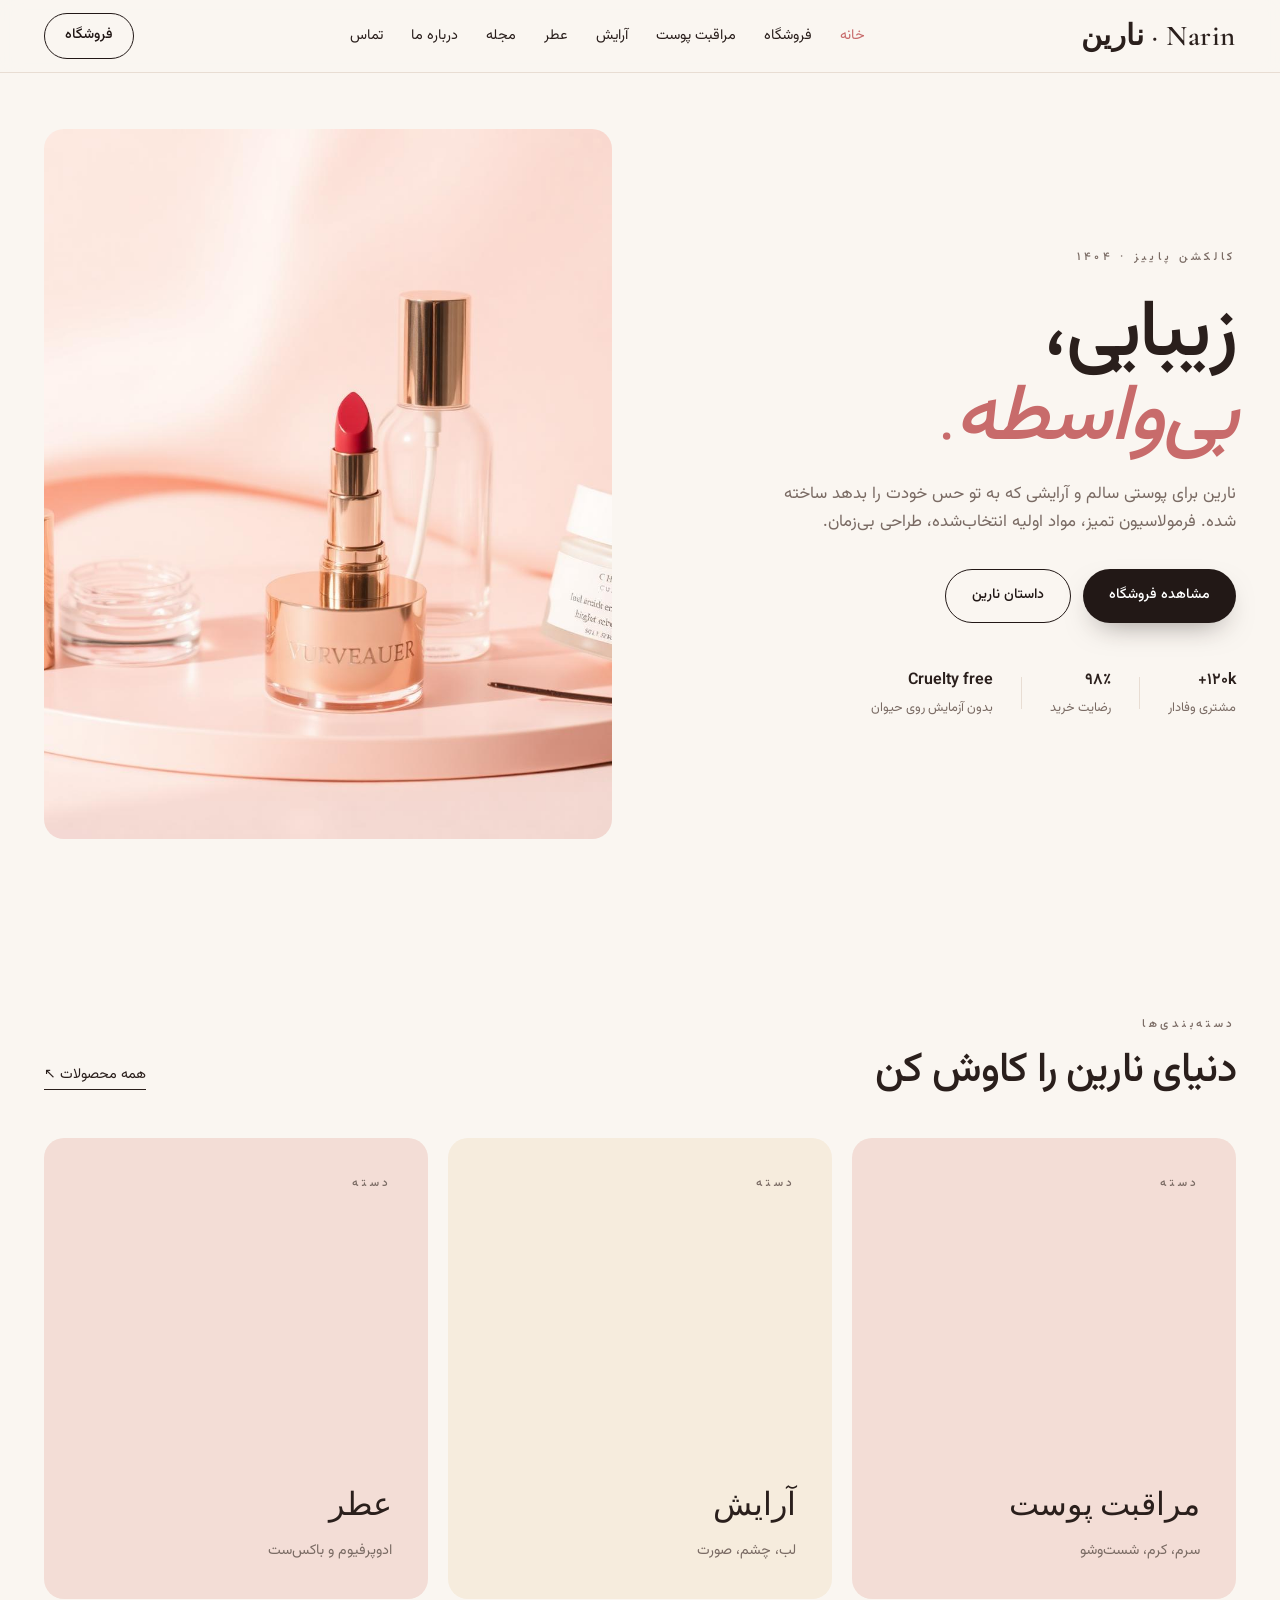
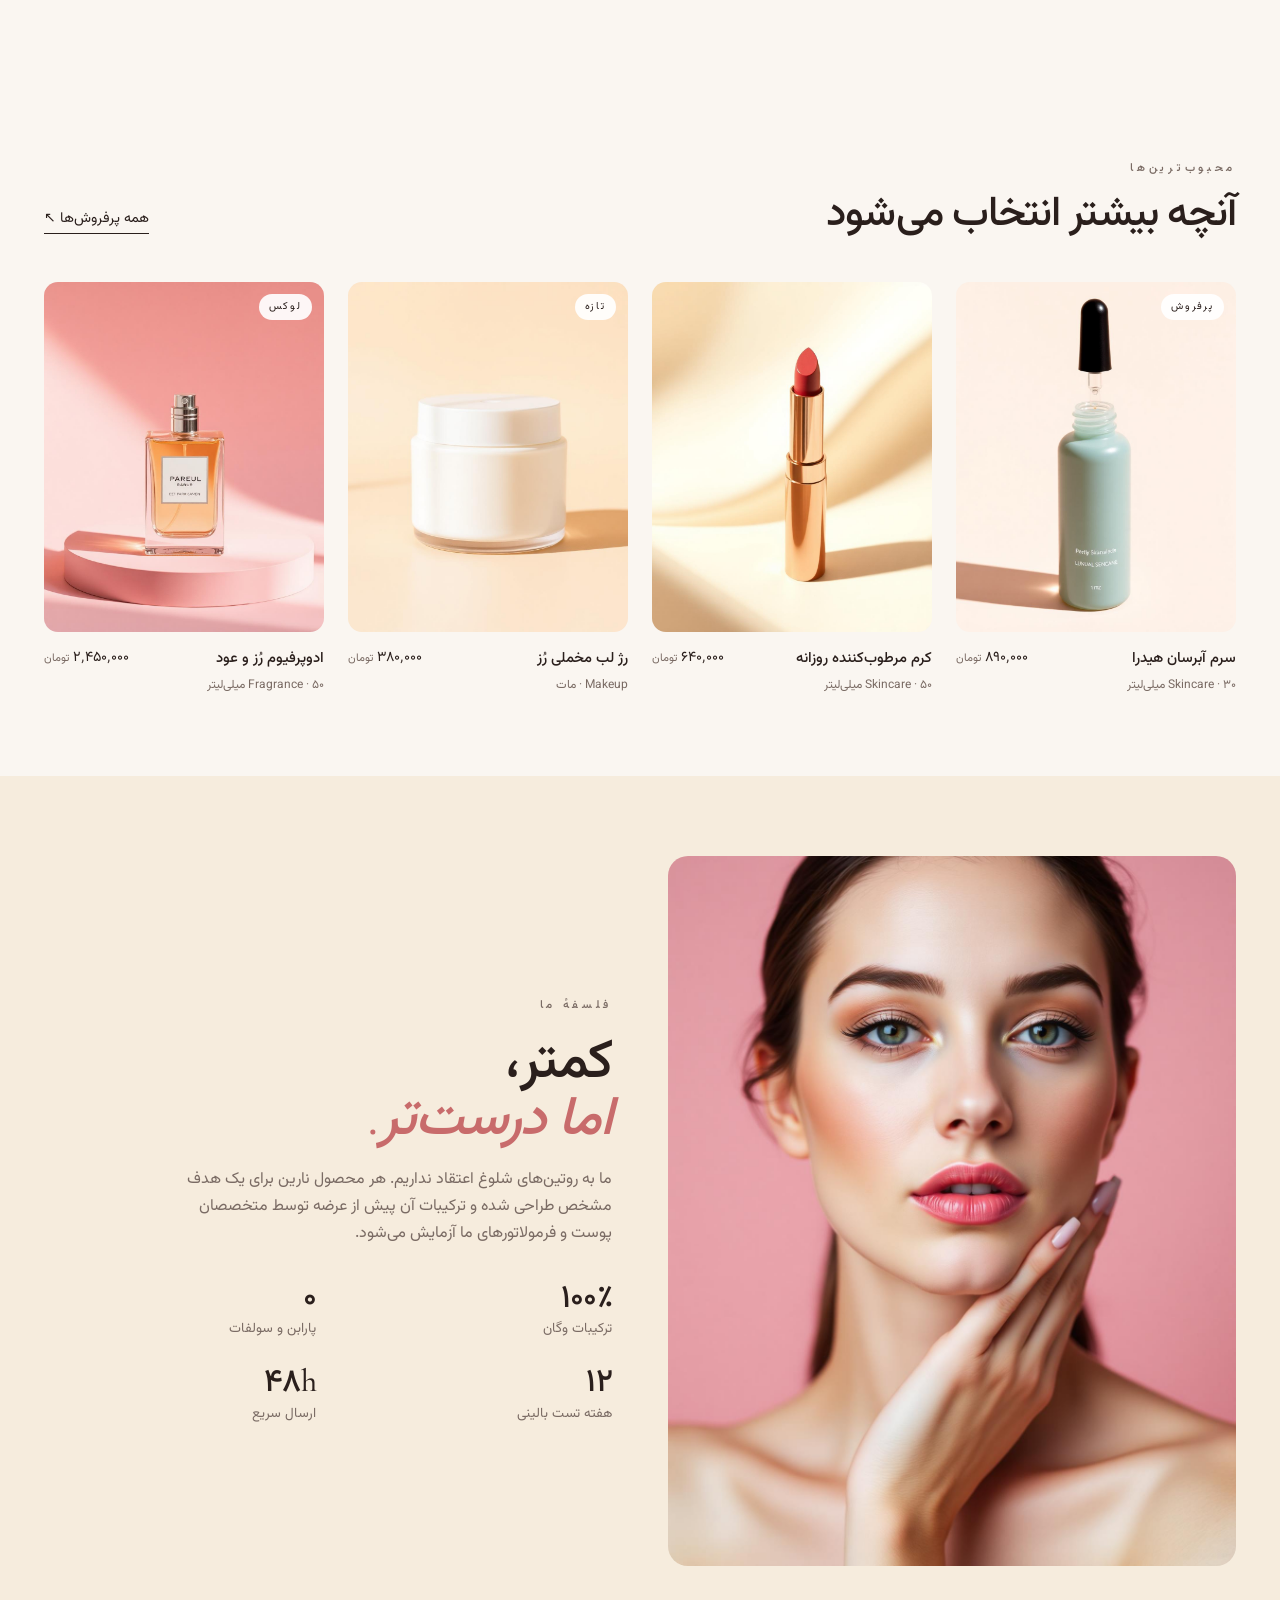
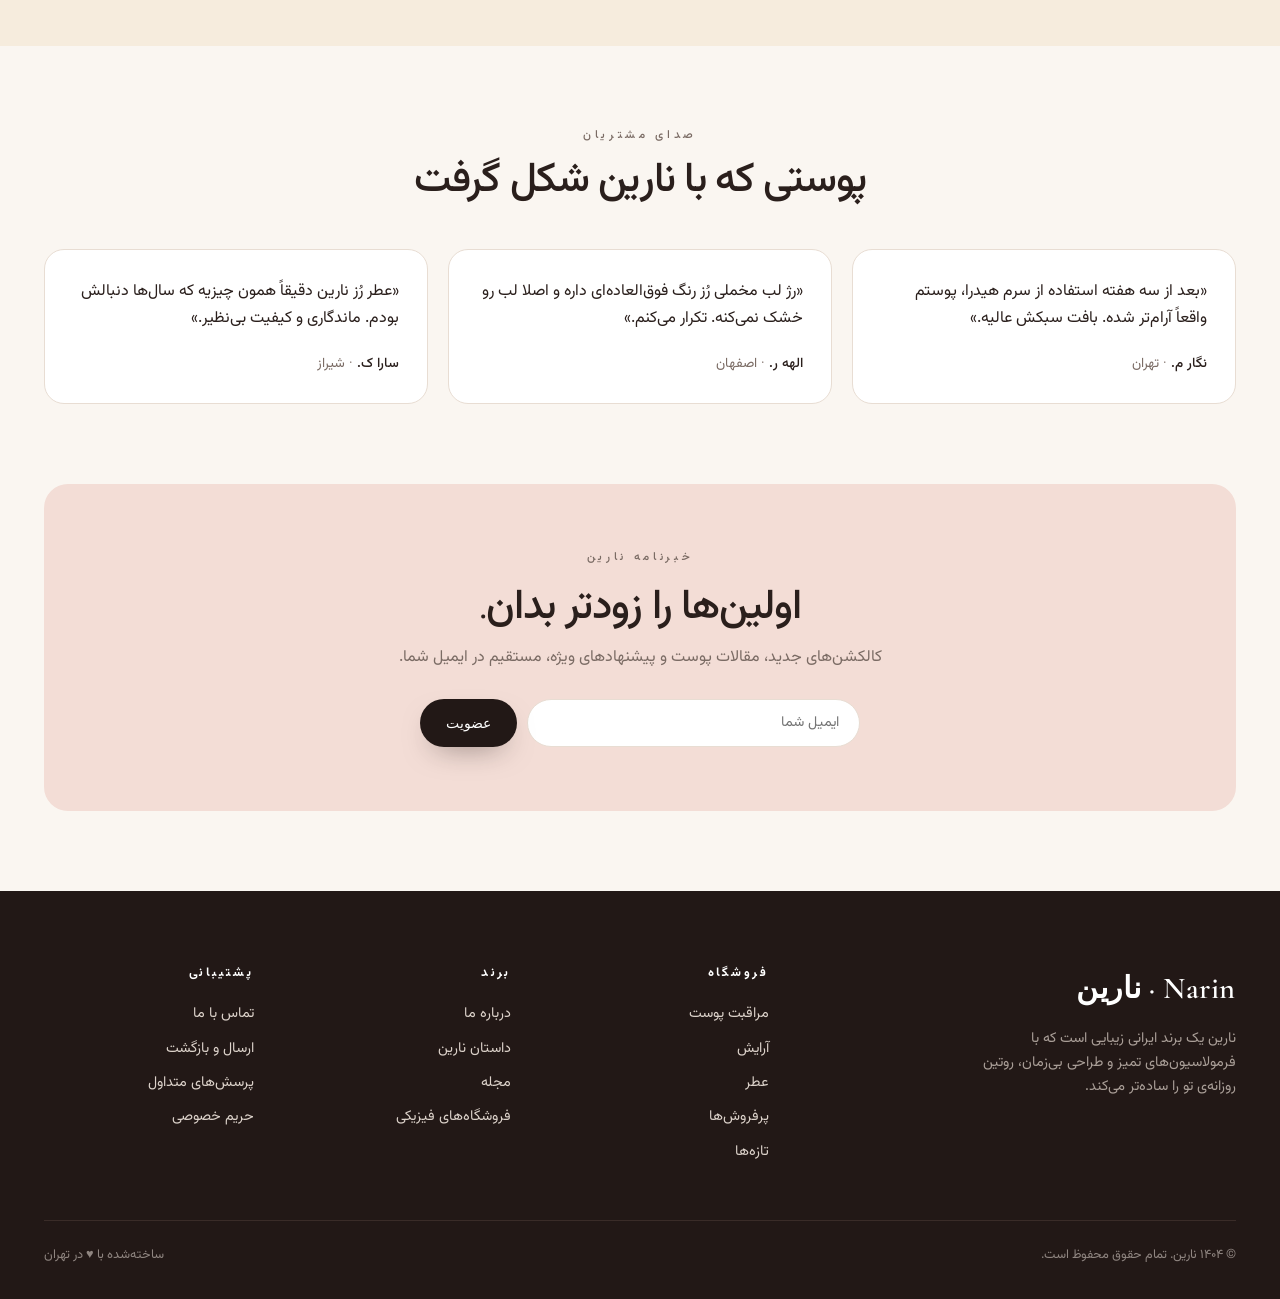
<file: index.html>
<!doctype html>
<html lang="fa" dir="rtl">
<head>
<meta charset="utf-8">
<meta name="viewport" content="width=device-width,initial-scale=1">
<title>نارین | زیبایی بی‌واسطه</title>
<meta name="description" content="برند ایرانی مراقبت پوست، آرایش و عطر — فرمولاسیون تمیز و طراحی بی‌زمان.">
<link rel="preconnect" href="https://fonts.googleapis.com">
<link rel="preconnect" href="https://fonts.gstatic.com" crossorigin>
<link href="https://fonts.googleapis.com/css2?family=Vazirmatn:wght@300;400;500;600;700&family=Cormorant+Garamond:ital,wght@0,400;0,500;0,600;1,400;1,500&display=swap" rel="stylesheet">
<link rel="stylesheet" href="css/style.css">
</head>
<body>
<header class="nav">
  <div class="container nav-inner">
    <a href="index.html" class="brand">Narin · نارین</a>
    <nav><ul><li><a href="index.html" style="color:var(--rose)">خانه</a></li><li><a href="shop.html">فروشگاه</a></li><li><a href="skincare.html">مراقبت پوست</a></li><li><a href="makeup.html">آرایش</a></li><li><a href="fragrance.html">عطر</a></li><li><a href="journal.html">مجله</a></li><li><a href="about.html">درباره ما</a></li><li><a href="contact.html">تماس</a></li></ul></nav>
    <div class="nav-cta"><a href="shop.html" class="btn btn-outline" style="padding:10px 20px">فروشگاه</a></div>
  </div>
</header>

<section class="hero"><div class="container hero-grid">
  <div>
    <div class="eyebrow">کالکشن پاییز · ۱۴۰۴</div>
    <h1 class="display" style="margin-top:20px">زیبایی،<br><em>بی‌واسطه.</em></h1>
    <p>نارین برای پوستی سالم و آرایشی که به تو حس خودت را بدهد ساخته شده. فرمولاسیون تمیز، مواد اولیه انتخاب‌شده، طراحی بی‌زمان.</p>
    <div class="hero-actions">
      <a href="shop.html" class="btn btn-primary">مشاهده فروشگاه</a>
      <a href="story.html" class="btn btn-outline">داستان نارین</a>
    </div>
    <div class="hero-stats">
      <div><span>۱۲۰k+</span>مشتری وفادار</div><div class="sep"></div>
      <div><span>۹۸٪</span>رضایت خرید</div><div class="sep"></div>
      <div><span>Cruelty free</span>بدون آزمایش روی حیوان</div>
    </div>
  </div>
  <div class="hero-img"><img src="images/hero.jpg" alt="کالکشن نارین"></div>
</div></section>

<section class="section"><div class="container">
  <div class="section-head">
    <div><div class="eyebrow">دسته‌بندی‌ها</div><h2 class="display" style="margin-top:12px">دنیای نارین را کاوش کن</h2></div>
    <a href="shop.html" class="link-u">همه محصولات ↖</a>
  </div>
  <div class="cats">
    <a href="skincare.html" class="cat blush"><div class="eyebrow">دسته</div><div><div class="title">مراقبت پوست</div><div class="desc">سرم، کرم، شست‌وشو</div></div></a>
    <a href="makeup.html" class="cat cream"><div class="eyebrow">دسته</div><div><div class="title">آرایش</div><div class="desc">لب، چشم، صورت</div></div></a>
    <a href="fragrance.html" class="cat blush"><div class="eyebrow">دسته</div><div><div class="title">عطر</div><div class="desc">ادوپرفیوم و باکس‌ست</div></div></a>
  </div>
</div></section>

<section class="section"><div class="container">
  <div class="section-head">
    <div><div class="eyebrow">محبوب‌ترین‌ها</div><h2 class="display" style="margin-top:12px">آنچه بیشتر انتخاب می‌شود</h2></div>
    <a href="bestsellers.html" class="link-u">همه پرفروش‌ها ↖</a>
  </div>
  <div class="grid"><a href="shop.html" class="card">
      <div class="thumb"><span class="tag">پرفروش</span><img src="images/product-1.jpg" alt="سرم آبرسان هیدرا" loading="lazy"></div>
      <div class="meta">
        <div><div class="name">سرم آبرسان هیدرا</div><div class="sub">Skincare · ۳۰ میلی‌لیتر</div></div>
        <div class="price">۸۹۰٬۰۰۰ <small>تومان</small></div>
      </div>
    </a><a href="shop.html" class="card">
      <div class="thumb"><img src="images/product-2.jpg" alt="کرم مرطوب‌کننده روزانه" loading="lazy"></div>
      <div class="meta">
        <div><div class="name">کرم مرطوب‌کننده روزانه</div><div class="sub">Skincare · ۵۰ میلی‌لیتر</div></div>
        <div class="price">۶۴۰٬۰۰۰ <small>تومان</small></div>
      </div>
    </a><a href="shop.html" class="card">
      <div class="thumb"><span class="tag">تازه</span><img src="images/product-3.jpg" alt="رژ لب مخملی رُز" loading="lazy"></div>
      <div class="meta">
        <div><div class="name">رژ لب مخملی رُز</div><div class="sub">Makeup · مات</div></div>
        <div class="price">۳۸۰٬۰۰۰ <small>تومان</small></div>
      </div>
    </a><a href="shop.html" class="card">
      <div class="thumb"><span class="tag">لوکس</span><img src="images/product-4.jpg" alt="ادوپرفیوم رُز و عود" loading="lazy"></div>
      <div class="meta">
        <div><div class="name">ادوپرفیوم رُز و عود</div><div class="sub">Fragrance · ۵۰ میلی‌لیتر</div></div>
        <div class="price">۲٬۴۵۰٬۰۰۰ <small>تومان</small></div>
      </div>
    </a></div>
</div></section>

<section class="section section-cream"><div class="container editorial">
  <div class="img"><img src="images/editorial.jpg" alt="پوست درخشان"></div>
  <div>
    <div class="eyebrow">فلسفهٔ ما</div>
    <h2 class="display" style="margin-top:16px">کمتر،<br><em>اما درست‌تر.</em></h2>
    <p style="color:var(--muted);margin-top:20px;max-width:440px">ما به روتین‌های شلوغ اعتقاد نداریم. هر محصول نارین برای یک هدف مشخص طراحی شده و ترکیبات آن پیش از عرضه توسط متخصصان پوست و فرمولاتورهای ما آزمایش می‌شود.</p>
    <div class="stats2">
      <div><div class="display">۱۰۰٪</div><div class="lbl">ترکیبات وگان</div></div>
      <div><div class="display">۰</div><div class="lbl">پارابن و سولفات</div></div>
      <div><div class="display">۱۲</div><div class="lbl">هفته تست بالینی</div></div>
      <div><div class="display">۴۸h</div><div class="lbl">ارسال سریع</div></div>
    </div>
  </div>
</div></section>

<section class="section"><div class="container">
  <div style="text-align:center;margin-bottom:48px"><div class="eyebrow">صدای مشتریان</div><h2 class="display" style="margin-top:12px;font-size:2.6rem">پوستی که با نارین شکل گرفت</h2></div>
  <div class="tests">
    <figure><blockquote>«بعد از سه هفته استفاده از سرم هیدرا، پوستم واقعاً آرام‌تر شده. بافت سبکش عالیه.»</blockquote><figcaption><b>نگار م.</b> · تهران</figcaption></figure>
    <figure><blockquote>«رژ لب مخملی رُز رنگ فوق‌العاده‌ای داره و اصلا لب رو خشک نمی‌کنه. تکرار می‌کنم.»</blockquote><figcaption><b>الهه ر.</b> · اصفهان</figcaption></figure>
    <figure><blockquote>«عطر رُز نارین دقیقاً همون چیزیه که سال‌ها دنبالش بودم. ماندگاری و کیفیت بی‌نظیر.»</blockquote><figcaption><b>سارا ک.</b> · شیراز</figcaption></figure>
  </div>
</div></section>

<section><div class="container"><div class="news">
  <div class="eyebrow">خبرنامه نارین</div>
  <h2 class="display">اولین‌ها را زودتر بدان.</h2>
  <p>کالکشن‌های جدید، مقالات پوست و پیشنهادهای ویژه، مستقیم در ایمیل شما.</p>
  <form onsubmit="event.preventDefault()"><input type="email" placeholder="ایمیل شما"><button class="btn btn-primary" type="submit">عضویت</button></form>
</div></div></section>

<footer class="footer">
  <div class="container">
    <div class="footer-grid">
      <div>
        <div class="brand">Narin · نارین</div>
        <p class="about">نارین یک برند ایرانی زیبایی است که با فرمولاسیون‌های تمیز و طراحی بی‌زمان، روتین روزانه‌ی تو را ساده‌تر می‌کند.</p>
      </div>
      <div>
        <h4>فروشگاه</h4>
        <ul>
          <li><a href="skincare.html">مراقبت پوست</a></li>
          <li><a href="makeup.html">آرایش</a></li>
          <li><a href="fragrance.html">عطر</a></li>
          <li><a href="bestsellers.html">پرفروش‌ها</a></li>
          <li><a href="new.html">تازه‌ها</a></li>
        </ul>
      </div>
      <div>
        <h4>برند</h4>
        <ul>
          <li><a href="about.html">درباره ما</a></li>
          <li><a href="story.html">داستان نارین</a></li>
          <li><a href="journal.html">مجله</a></li>
          <li><a href="stores.html">فروشگاه‌های فیزیکی</a></li>
        </ul>
      </div>
      <div>
        <h4>پشتیبانی</h4>
        <ul>
          <li><a href="contact.html">تماس با ما</a></li>
          <li><a href="shipping.html">ارسال و بازگشت</a></li>
          <li><a href="faq.html">پرسش‌های متداول</a></li>
          <li><a href="privacy.html">حریم خصوصی</a></li>
        </ul>
      </div>
    </div>
    <div class="footer-bottom">
      <div>© ۱۴۰۴ نارین. تمام حقوق محفوظ است.</div>
      <div>ساخته‌شده با ♥ در تهران</div>
    </div>
  </div>
</footer>
</body></html>
</file>
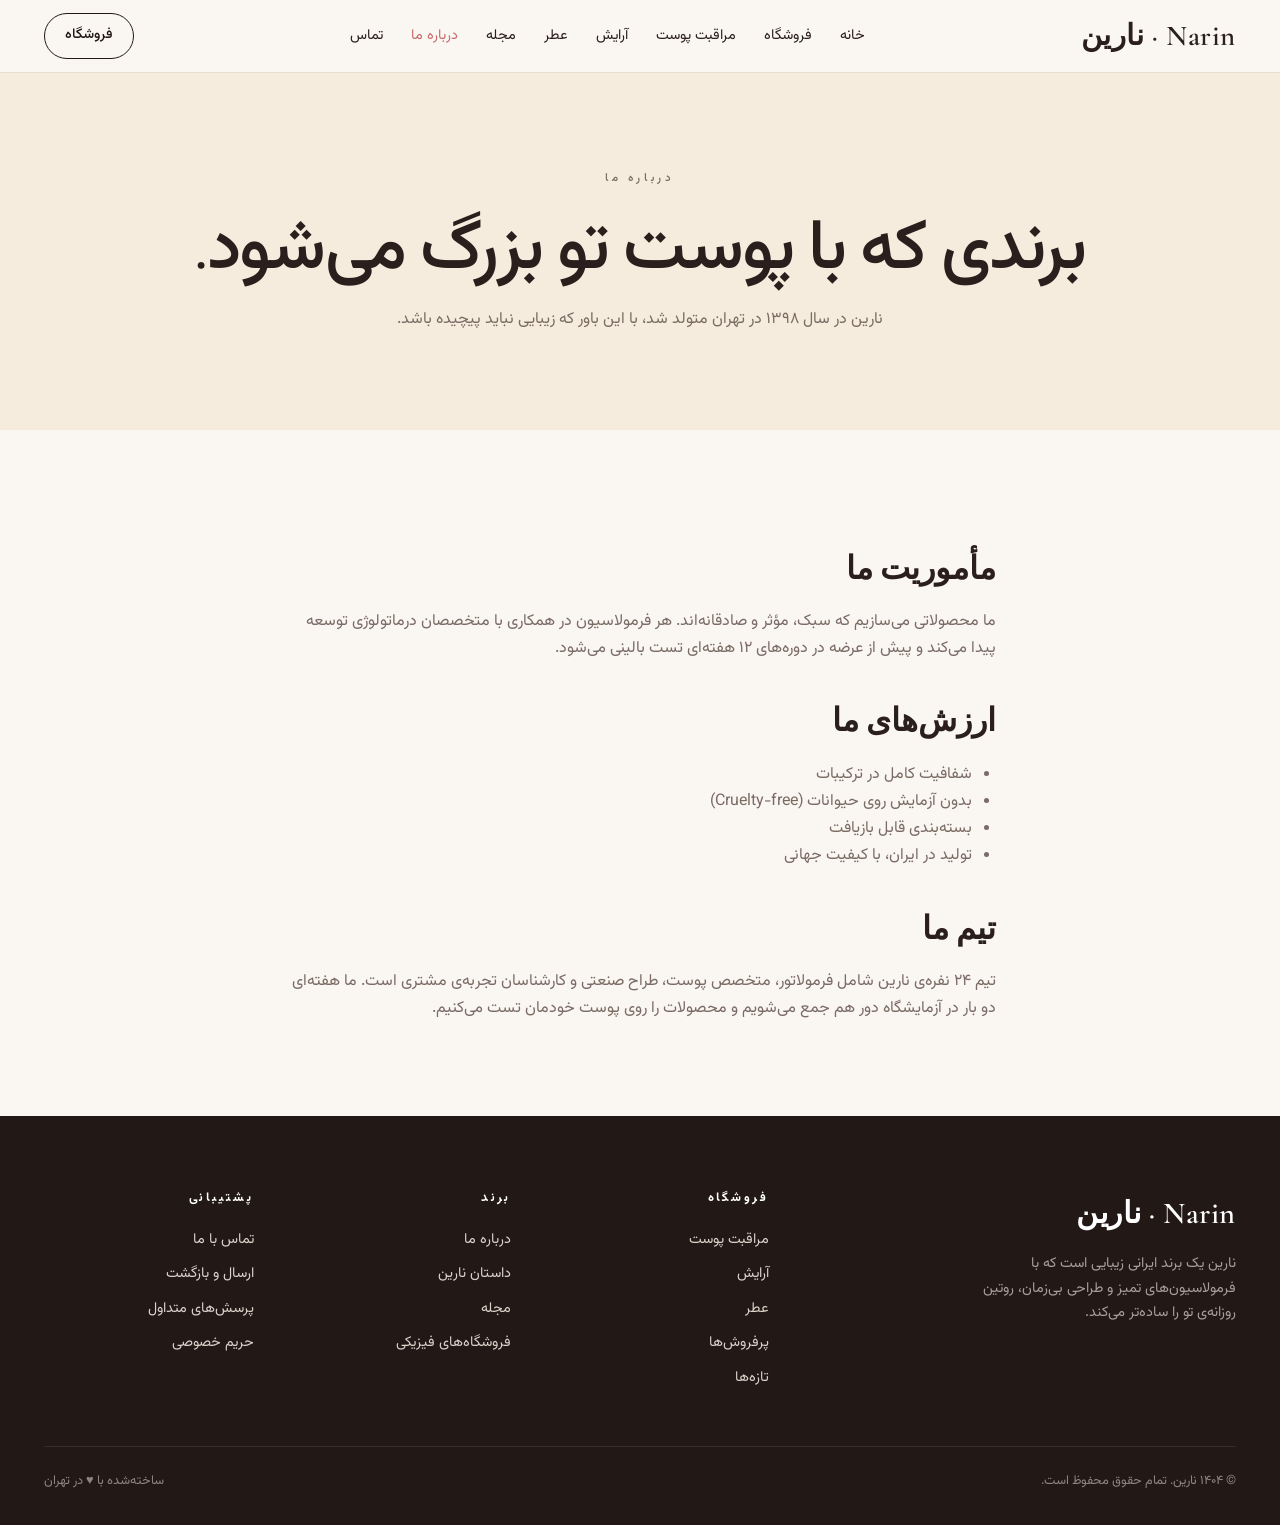
<file: about.html>
<!doctype html>
<html lang="fa" dir="rtl">
<head>
<meta charset="utf-8">
<meta name="viewport" content="width=device-width,initial-scale=1">
<title>درباره نارین | برند ایرانی زیبایی</title>
<meta name="description" content="برند ایرانی مراقبت پوست، آرایش و عطر با فلسفه‌ی طراحی مینیمال.">
<link rel="preconnect" href="https://fonts.googleapis.com">
<link rel="preconnect" href="https://fonts.gstatic.com" crossorigin>
<link href="https://fonts.googleapis.com/css2?family=Vazirmatn:wght@300;400;500;600;700&family=Cormorant+Garamond:ital,wght@0,400;0,500;0,600;1,400;1,500&display=swap" rel="stylesheet">
<link rel="stylesheet" href="css/style.css">
</head>
<body>
<header class="nav">
  <div class="container nav-inner">
    <a href="index.html" class="brand">Narin · نارین</a>
    <nav><ul><li><a href="index.html">خانه</a></li><li><a href="shop.html">فروشگاه</a></li><li><a href="skincare.html">مراقبت پوست</a></li><li><a href="makeup.html">آرایش</a></li><li><a href="fragrance.html">عطر</a></li><li><a href="journal.html">مجله</a></li><li><a href="about.html" style="color:var(--rose)">درباره ما</a></li><li><a href="contact.html">تماس</a></li></ul></nav>
    <div class="nav-cta"><a href="shop.html" class="btn btn-outline" style="padding:10px 20px">فروشگاه</a></div>
  </div>
</header>
<section class="page-head"><div class="container"><div class="eyebrow">درباره ما</div><h1 class="display">برندی که با پوست تو بزرگ می‌شود.</h1><p>نارین در سال ۱۳۹۸ در تهران متولد شد، با این باور که زیبایی نباید پیچیده باشد.</p></div></section><section class="section"><div class="container prose">
    <h2>مأموریت ما</h2>
    <p>ما محصولاتی می‌سازیم که سبک، مؤثر و صادقانه‌اند. هر فرمولاسیون در همکاری با متخصصان درماتولوژی توسعه پیدا می‌کند و پیش از عرضه در دوره‌های ۱۲ هفته‌ای تست بالینی می‌شود.</p>
    <h2>ارزش‌های ما</h2>
    <ul><li>شفافیت کامل در ترکیبات</li><li>بدون آزمایش روی حیوانات (Cruelty-free)</li><li>بسته‌بندی قابل بازیافت</li><li>تولید در ایران، با کیفیت جهانی</li></ul>
    <h2>تیم ما</h2>
    <p>تیم ۲۴ نفره‌ی نارین شامل فرمولاتور، متخصص پوست، طراح صنعتی و کارشناسان تجربه‌ی مشتری است. ما هفته‌ای دو بار در آزمایشگاه دور هم جمع می‌شویم و محصولات را روی پوست خودمان تست می‌کنیم.</p>
  </div></div></section>
<footer class="footer">
  <div class="container">
    <div class="footer-grid">
      <div>
        <div class="brand">Narin · نارین</div>
        <p class="about">نارین یک برند ایرانی زیبایی است که با فرمولاسیون‌های تمیز و طراحی بی‌زمان، روتین روزانه‌ی تو را ساده‌تر می‌کند.</p>
      </div>
      <div>
        <h4>فروشگاه</h4>
        <ul>
          <li><a href="skincare.html">مراقبت پوست</a></li>
          <li><a href="makeup.html">آرایش</a></li>
          <li><a href="fragrance.html">عطر</a></li>
          <li><a href="bestsellers.html">پرفروش‌ها</a></li>
          <li><a href="new.html">تازه‌ها</a></li>
        </ul>
      </div>
      <div>
        <h4>برند</h4>
        <ul>
          <li><a href="about.html">درباره ما</a></li>
          <li><a href="story.html">داستان نارین</a></li>
          <li><a href="journal.html">مجله</a></li>
          <li><a href="stores.html">فروشگاه‌های فیزیکی</a></li>
        </ul>
      </div>
      <div>
        <h4>پشتیبانی</h4>
        <ul>
          <li><a href="contact.html">تماس با ما</a></li>
          <li><a href="shipping.html">ارسال و بازگشت</a></li>
          <li><a href="faq.html">پرسش‌های متداول</a></li>
          <li><a href="privacy.html">حریم خصوصی</a></li>
        </ul>
      </div>
    </div>
    <div class="footer-bottom">
      <div>© ۱۴۰۴ نارین. تمام حقوق محفوظ است.</div>
      <div>ساخته‌شده با ♥ در تهران</div>
    </div>
  </div>
</footer>
</body></html>
</file>
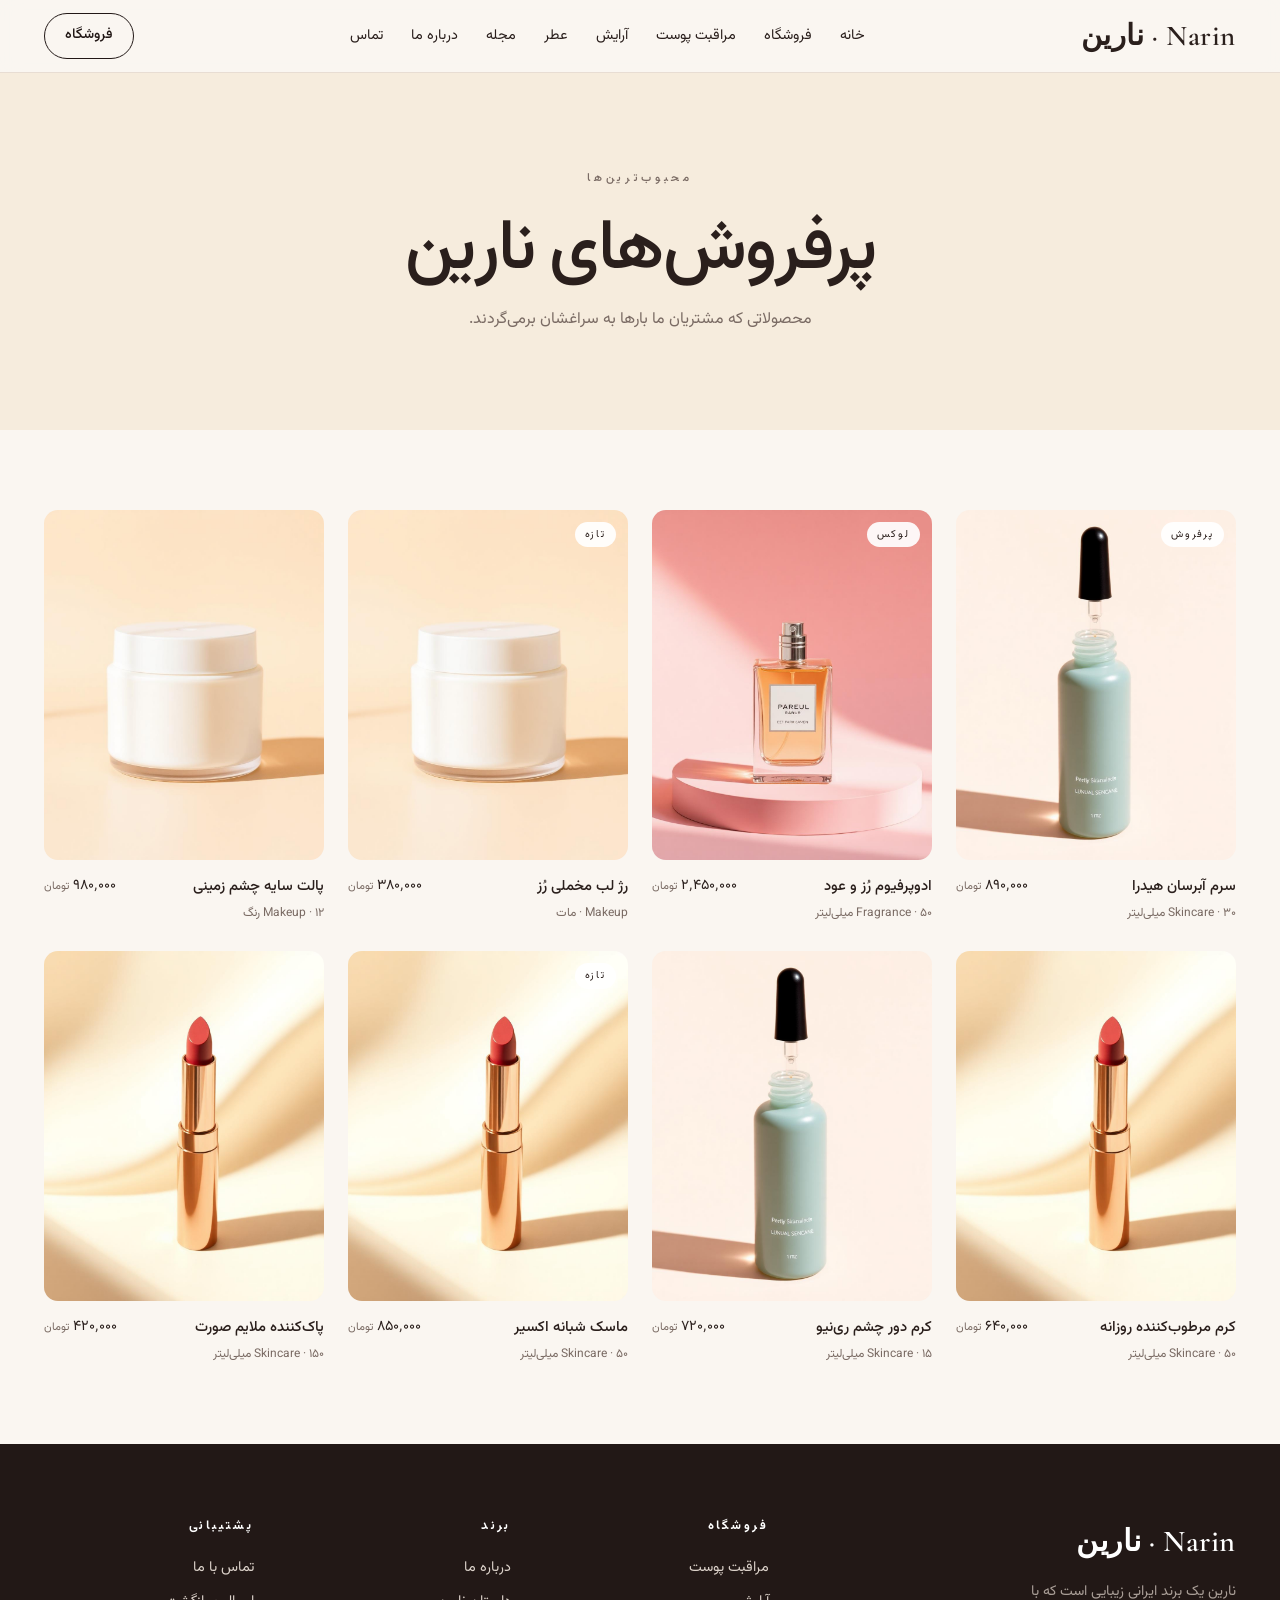
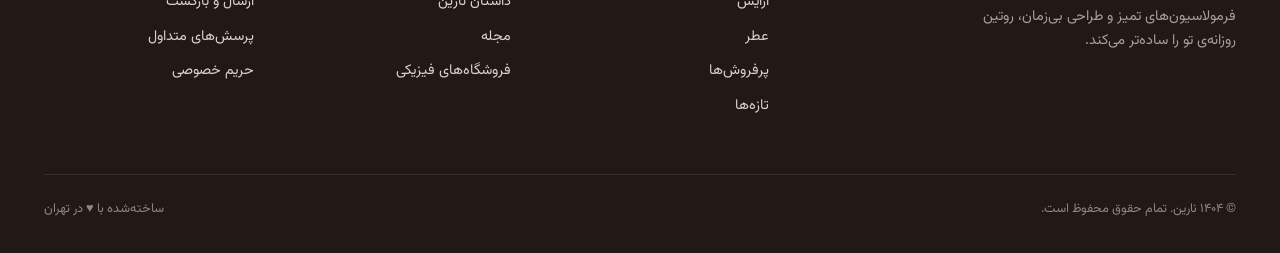
<file: bestsellers.html>
<!doctype html>
<html lang="fa" dir="rtl">
<head>
<meta charset="utf-8">
<meta name="viewport" content="width=device-width,initial-scale=1">
<title>پرفروش‌ها | نارین</title>
<meta name="description" content="محصولاتی که مشتریان ما بارها به سراغشان برمی‌گردند.">
<link rel="preconnect" href="https://fonts.googleapis.com">
<link rel="preconnect" href="https://fonts.gstatic.com" crossorigin>
<link href="https://fonts.googleapis.com/css2?family=Vazirmatn:wght@300;400;500;600;700&family=Cormorant+Garamond:ital,wght@0,400;0,500;0,600;1,400;1,500&display=swap" rel="stylesheet">
<link rel="stylesheet" href="css/style.css">
</head>
<body>
<header class="nav">
  <div class="container nav-inner">
    <a href="index.html" class="brand">Narin · نارین</a>
    <nav><ul><li><a href="index.html">خانه</a></li><li><a href="shop.html">فروشگاه</a></li><li><a href="skincare.html">مراقبت پوست</a></li><li><a href="makeup.html">آرایش</a></li><li><a href="fragrance.html">عطر</a></li><li><a href="journal.html">مجله</a></li><li><a href="about.html">درباره ما</a></li><li><a href="contact.html">تماس</a></li></ul></nav>
    <div class="nav-cta"><a href="shop.html" class="btn btn-outline" style="padding:10px 20px">فروشگاه</a></div>
  </div>
</header>
<section class="page-head"><div class="container"><div class="eyebrow">محبوب‌ترین‌ها</div><h1 class="display">پرفروش‌های نارین</h1><p>محصولاتی که مشتریان ما بارها به سراغشان برمی‌گردند.</p></div></section><section class="section"><div class="container"><div class="grid"><a href="shop.html" class="card">
      <div class="thumb"><span class="tag">پرفروش</span><img src="images/product-1.jpg" alt="سرم آبرسان هیدرا" loading="lazy"></div>
      <div class="meta">
        <div><div class="name">سرم آبرسان هیدرا</div><div class="sub">Skincare · ۳۰ میلی‌لیتر</div></div>
        <div class="price">۸۹۰٬۰۰۰ <small>تومان</small></div>
      </div>
    </a><a href="shop.html" class="card">
      <div class="thumb"><span class="tag">لوکس</span><img src="images/product-4.jpg" alt="ادوپرفیوم رُز و عود" loading="lazy"></div>
      <div class="meta">
        <div><div class="name">ادوپرفیوم رُز و عود</div><div class="sub">Fragrance · ۵۰ میلی‌لیتر</div></div>
        <div class="price">۲٬۴۵۰٬۰۰۰ <small>تومان</small></div>
      </div>
    </a><a href="shop.html" class="card">
      <div class="thumb"><span class="tag">تازه</span><img src="images/product-3.jpg" alt="رژ لب مخملی رُز" loading="lazy"></div>
      <div class="meta">
        <div><div class="name">رژ لب مخملی رُز</div><div class="sub">Makeup · مات</div></div>
        <div class="price">۳۸۰٬۰۰۰ <small>تومان</small></div>
      </div>
    </a><a href="shop.html" class="card">
      <div class="thumb"><img src="images/product-3.jpg" alt="پالت سایه چشم زمینی" loading="lazy"></div>
      <div class="meta">
        <div><div class="name">پالت سایه چشم زمینی</div><div class="sub">Makeup · ۱۲ رنگ</div></div>
        <div class="price">۹۸۰٬۰۰۰ <small>تومان</small></div>
      </div>
    </a><a href="shop.html" class="card">
      <div class="thumb"><img src="images/product-2.jpg" alt="کرم مرطوب‌کننده روزانه" loading="lazy"></div>
      <div class="meta">
        <div><div class="name">کرم مرطوب‌کننده روزانه</div><div class="sub">Skincare · ۵۰ میلی‌لیتر</div></div>
        <div class="price">۶۴۰٬۰۰۰ <small>تومان</small></div>
      </div>
    </a><a href="shop.html" class="card">
      <div class="thumb"><img src="images/product-1.jpg" alt="کرم دور چشم ری‌نیو" loading="lazy"></div>
      <div class="meta">
        <div><div class="name">کرم دور چشم ری‌نیو</div><div class="sub">Skincare · ۱۵ میلی‌لیتر</div></div>
        <div class="price">۷۲۰٬۰۰۰ <small>تومان</small></div>
      </div>
    </a><a href="shop.html" class="card">
      <div class="thumb"><span class="tag">تازه</span><img src="images/product-2.jpg" alt="ماسک شبانه اکسیر" loading="lazy"></div>
      <div class="meta">
        <div><div class="name">ماسک شبانه اکسیر</div><div class="sub">Skincare · ۵۰ میلی‌لیتر</div></div>
        <div class="price">۸۵۰٬۰۰۰ <small>تومان</small></div>
      </div>
    </a><a href="shop.html" class="card">
      <div class="thumb"><img src="images/product-2.jpg" alt="پاک‌کننده ملایم صورت" loading="lazy"></div>
      <div class="meta">
        <div><div class="name">پاک‌کننده ملایم صورت</div><div class="sub">Skincare · ۱۵۰ میلی‌لیتر</div></div>
        <div class="price">۴۲۰٬۰۰۰ <small>تومان</small></div>
      </div>
    </a></div></div></section>
<footer class="footer">
  <div class="container">
    <div class="footer-grid">
      <div>
        <div class="brand">Narin · نارین</div>
        <p class="about">نارین یک برند ایرانی زیبایی است که با فرمولاسیون‌های تمیز و طراحی بی‌زمان، روتین روزانه‌ی تو را ساده‌تر می‌کند.</p>
      </div>
      <div>
        <h4>فروشگاه</h4>
        <ul>
          <li><a href="skincare.html">مراقبت پوست</a></li>
          <li><a href="makeup.html">آرایش</a></li>
          <li><a href="fragrance.html">عطر</a></li>
          <li><a href="bestsellers.html">پرفروش‌ها</a></li>
          <li><a href="new.html">تازه‌ها</a></li>
        </ul>
      </div>
      <div>
        <h4>برند</h4>
        <ul>
          <li><a href="about.html">درباره ما</a></li>
          <li><a href="story.html">داستان نارین</a></li>
          <li><a href="journal.html">مجله</a></li>
          <li><a href="stores.html">فروشگاه‌های فیزیکی</a></li>
        </ul>
      </div>
      <div>
        <h4>پشتیبانی</h4>
        <ul>
          <li><a href="contact.html">تماس با ما</a></li>
          <li><a href="shipping.html">ارسال و بازگشت</a></li>
          <li><a href="faq.html">پرسش‌های متداول</a></li>
          <li><a href="privacy.html">حریم خصوصی</a></li>
        </ul>
      </div>
    </div>
    <div class="footer-bottom">
      <div>© ۱۴۰۴ نارین. تمام حقوق محفوظ است.</div>
      <div>ساخته‌شده با ♥ در تهران</div>
    </div>
  </div>
</footer>
</body></html>
</file>
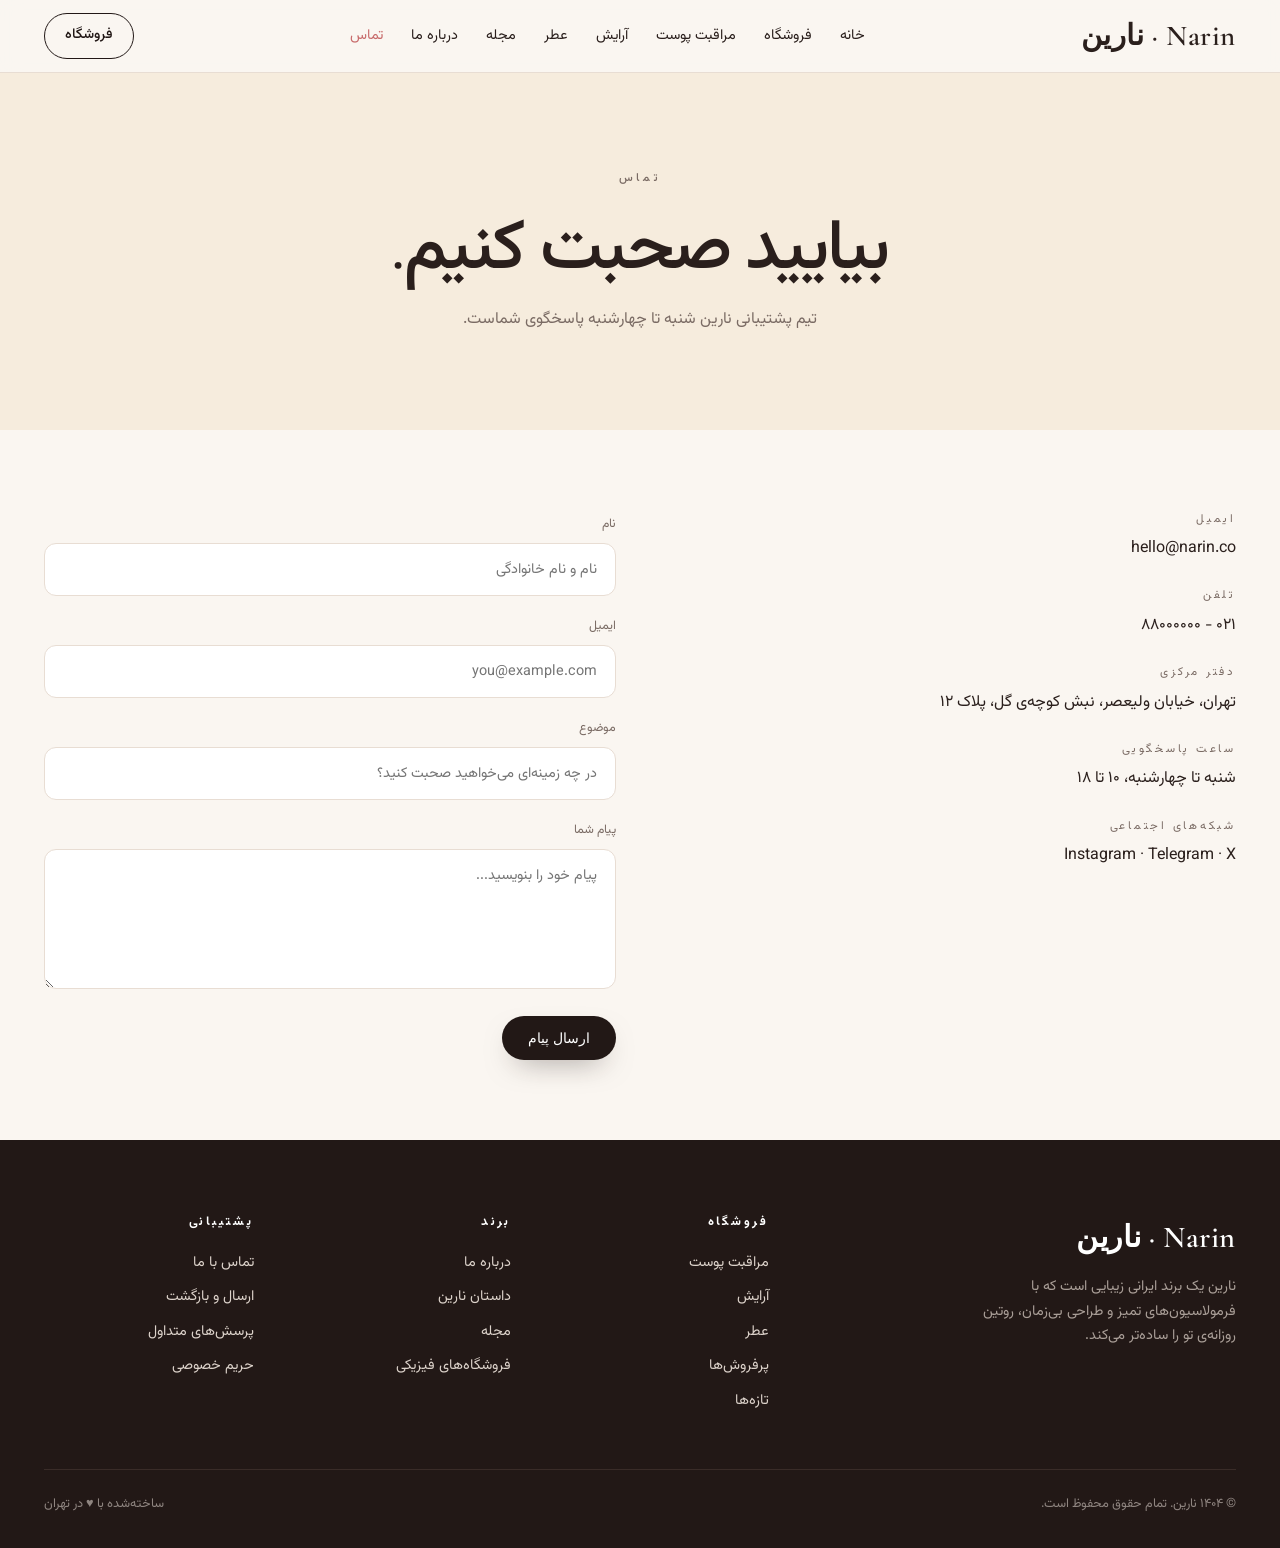
<file: contact.html>
<!doctype html>
<html lang="fa" dir="rtl">
<head>
<meta charset="utf-8">
<meta name="viewport" content="width=device-width,initial-scale=1">
<title>تماس با نارین</title>
<meta name="description" content="سؤالی داری؟ تیم پشتیبانی نارین در خدمت توست.">
<link rel="preconnect" href="https://fonts.googleapis.com">
<link rel="preconnect" href="https://fonts.gstatic.com" crossorigin>
<link href="https://fonts.googleapis.com/css2?family=Vazirmatn:wght@300;400;500;600;700&family=Cormorant+Garamond:ital,wght@0,400;0,500;0,600;1,400;1,500&display=swap" rel="stylesheet">
<link rel="stylesheet" href="css/style.css">
</head>
<body>
<header class="nav">
  <div class="container nav-inner">
    <a href="index.html" class="brand">Narin · نارین</a>
    <nav><ul><li><a href="index.html">خانه</a></li><li><a href="shop.html">فروشگاه</a></li><li><a href="skincare.html">مراقبت پوست</a></li><li><a href="makeup.html">آرایش</a></li><li><a href="fragrance.html">عطر</a></li><li><a href="journal.html">مجله</a></li><li><a href="about.html">درباره ما</a></li><li><a href="contact.html" style="color:var(--rose)">تماس</a></li></ul></nav>
    <div class="nav-cta"><a href="shop.html" class="btn btn-outline" style="padding:10px 20px">فروشگاه</a></div>
  </div>
</header>
<section class="page-head"><div class="container"><div class="eyebrow">تماس</div><h1 class="display">بیایید صحبت کنیم.</h1><p>تیم پشتیبانی نارین شنبه تا چهارشنبه پاسخگوی شماست.</p></div></section><section class="section"><div class="container contact-grid">
    <div class="contact-info">
      <div><div class="k">ایمیل</div>hello@narin.co</div>
      <div><div class="k">تلفن</div>۰۲۱ - ۸۸۰۰۰۰۰۰</div>
      <div><div class="k">دفتر مرکزی</div>تهران، خیابان ولیعصر، نبش کوچه‌ی گل، پلاک ۱۲</div>
      <div><div class="k">ساعت پاسخگویی</div>شنبه تا چهارشنبه، ۱۰ تا ۱۸</div>
      <div><div class="k">شبکه‌های اجتماعی</div>Instagram · Telegram · X</div>
    </div>
    <form class="form" onsubmit="event.preventDefault()">
      <label><span class="lb">نام</span><input placeholder="نام و نام خانوادگی"></label>
      <label><span class="lb">ایمیل</span><input type="email" placeholder="you@example.com"></label>
      <label><span class="lb">موضوع</span><input placeholder="در چه زمینه‌ای می‌خواهید صحبت کنید؟"></label>
      <label><span class="lb">پیام شما</span><textarea placeholder="پیام خود را بنویسید..."></textarea></label>
      <button class="btn btn-primary" type="submit">ارسال پیام</button>
    </form>
  </div></section>
<footer class="footer">
  <div class="container">
    <div class="footer-grid">
      <div>
        <div class="brand">Narin · نارین</div>
        <p class="about">نارین یک برند ایرانی زیبایی است که با فرمولاسیون‌های تمیز و طراحی بی‌زمان، روتین روزانه‌ی تو را ساده‌تر می‌کند.</p>
      </div>
      <div>
        <h4>فروشگاه</h4>
        <ul>
          <li><a href="skincare.html">مراقبت پوست</a></li>
          <li><a href="makeup.html">آرایش</a></li>
          <li><a href="fragrance.html">عطر</a></li>
          <li><a href="bestsellers.html">پرفروش‌ها</a></li>
          <li><a href="new.html">تازه‌ها</a></li>
        </ul>
      </div>
      <div>
        <h4>برند</h4>
        <ul>
          <li><a href="about.html">درباره ما</a></li>
          <li><a href="story.html">داستان نارین</a></li>
          <li><a href="journal.html">مجله</a></li>
          <li><a href="stores.html">فروشگاه‌های فیزیکی</a></li>
        </ul>
      </div>
      <div>
        <h4>پشتیبانی</h4>
        <ul>
          <li><a href="contact.html">تماس با ما</a></li>
          <li><a href="shipping.html">ارسال و بازگشت</a></li>
          <li><a href="faq.html">پرسش‌های متداول</a></li>
          <li><a href="privacy.html">حریم خصوصی</a></li>
        </ul>
      </div>
    </div>
    <div class="footer-bottom">
      <div>© ۱۴۰۴ نارین. تمام حقوق محفوظ است.</div>
      <div>ساخته‌شده با ♥ در تهران</div>
    </div>
  </div>
</footer>
</body></html>
</file>
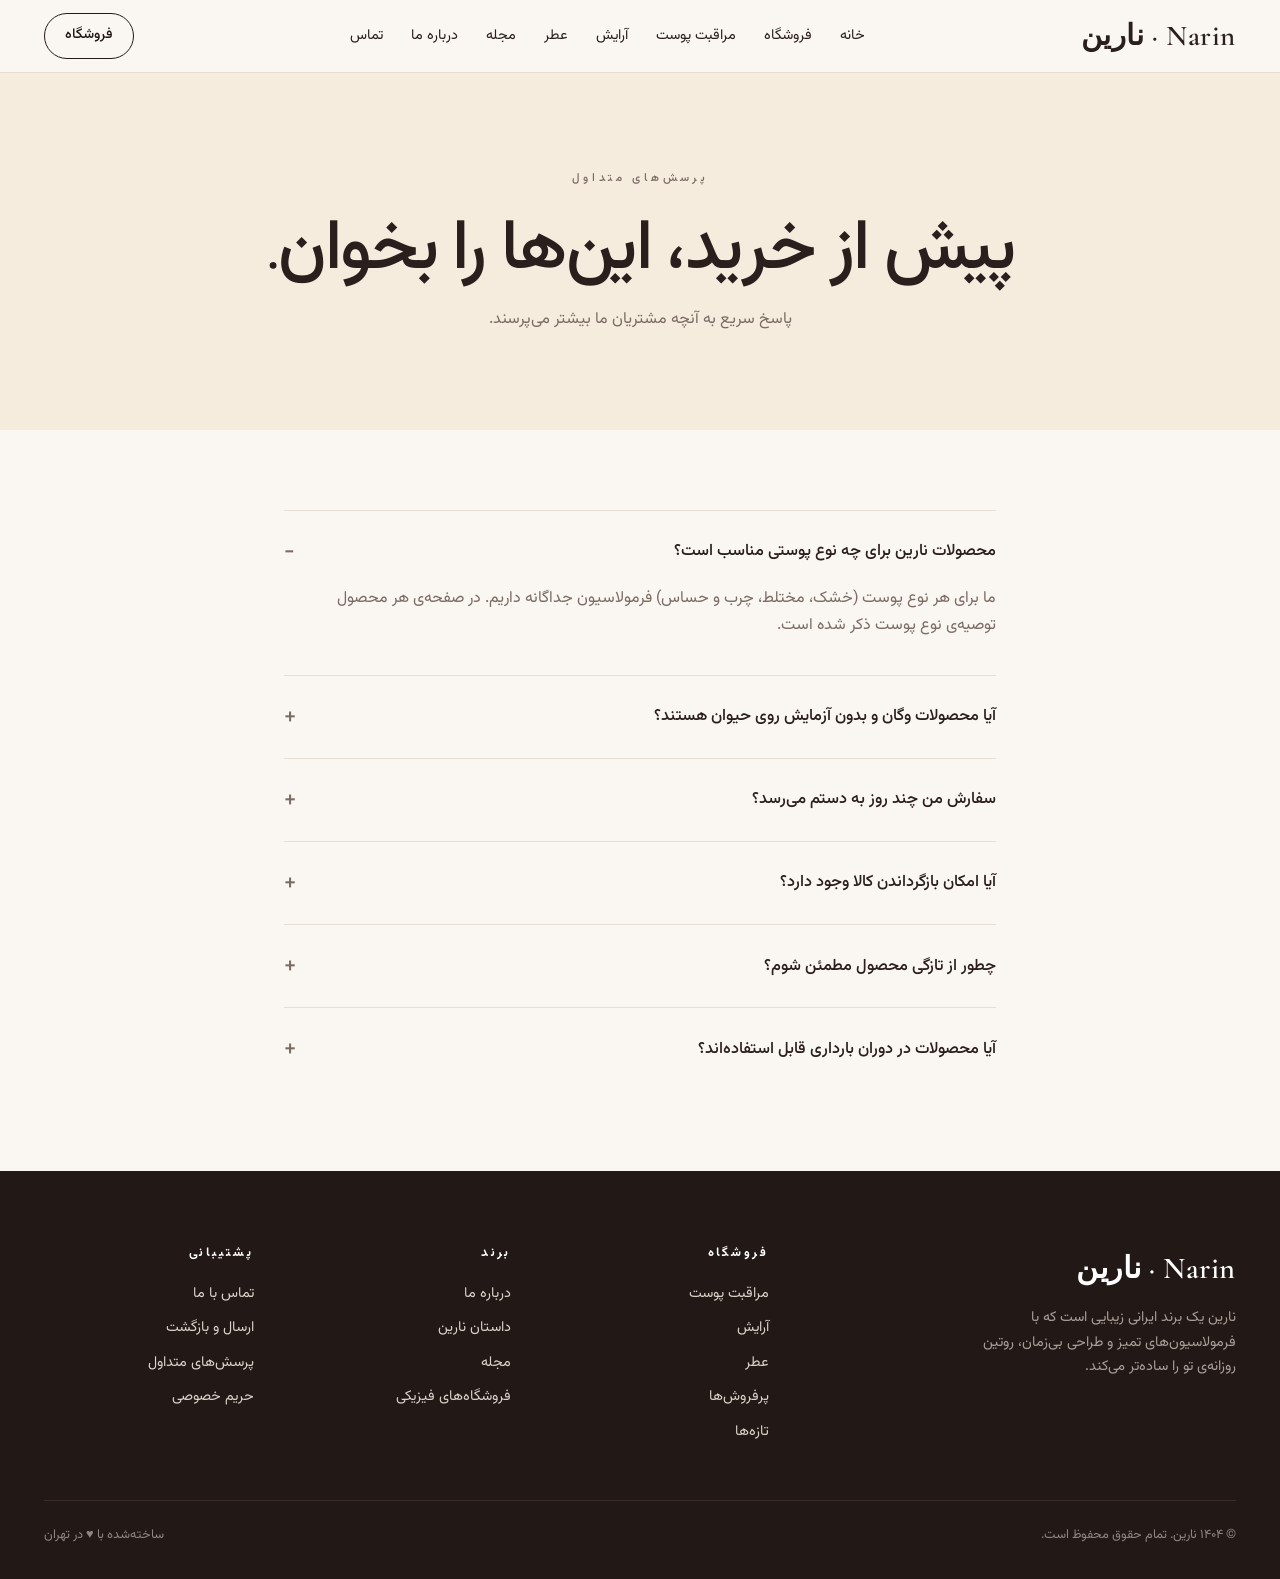
<file: faq.html>
<!doctype html>
<html lang="fa" dir="rtl">
<head>
<meta charset="utf-8">
<meta name="viewport" content="width=device-width,initial-scale=1">
<title>پرسش‌های متداول | نارین</title>
<meta name="description" content="پاسخ سؤالات پرتکرار درباره‌ی خرید، ارسال و محصولات نارین.">
<link rel="preconnect" href="https://fonts.googleapis.com">
<link rel="preconnect" href="https://fonts.gstatic.com" crossorigin>
<link href="https://fonts.googleapis.com/css2?family=Vazirmatn:wght@300;400;500;600;700&family=Cormorant+Garamond:ital,wght@0,400;0,500;0,600;1,400;1,500&display=swap" rel="stylesheet">
<link rel="stylesheet" href="css/style.css">
</head>
<body>
<header class="nav">
  <div class="container nav-inner">
    <a href="index.html" class="brand">Narin · نارین</a>
    <nav><ul><li><a href="index.html">خانه</a></li><li><a href="shop.html">فروشگاه</a></li><li><a href="skincare.html">مراقبت پوست</a></li><li><a href="makeup.html">آرایش</a></li><li><a href="fragrance.html">عطر</a></li><li><a href="journal.html">مجله</a></li><li><a href="about.html">درباره ما</a></li><li><a href="contact.html">تماس</a></li></ul></nav>
    <div class="nav-cta"><a href="shop.html" class="btn btn-outline" style="padding:10px 20px">فروشگاه</a></div>
  </div>
</header>
<section class="page-head"><div class="container"><div class="eyebrow">پرسش‌های متداول</div><h1 class="display">پیش از خرید، این‌ها را بخوان.</h1><p>پاسخ سریع به آنچه مشتریان ما بیشتر می‌پرسند.</p></div></section><section class="section"><div class="container prose faq">
    <details open><summary>محصولات نارین برای چه نوع پوستی مناسب است؟</summary><p>ما برای هر نوع پوست (خشک، مختلط، چرب و حساس) فرمولاسیون جداگانه داریم. در صفحه‌ی هر محصول توصیه‌ی نوع پوست ذکر شده است.</p></details>
    <details><summary>آیا محصولات وگان و بدون آزمایش روی حیوان هستند؟</summary><p>بله. تمام محصولات ما ۱۰۰٪ وگان و Cruelty-free هستند و در هیچ مرحله‌ای روی حیوانات آزمایش نمی‌شوند.</p></details>
    <details><summary>سفارش من چند روز به دستم می‌رسد؟</summary><p>سفارش‌های داخل تهران معمولاً کمتر از ۲۴ ساعت و سایر شهرها ۲ تا ۴ روز کاری تحویل داده می‌شوند.</p></details>
    <details><summary>آیا امکان بازگرداندن کالا وجود دارد؟</summary><p>بله، تا ۷ روز پس از دریافت، در صورت بازنشدن پلمپ و سالم بودن بسته می‌توانید محصول را مرجوع کنید.</p></details>
    <details><summary>چطور از تازگی محصول مطمئن شوم؟</summary><p>روی هر بسته تاریخ تولید و تاریخ انقضا درج شده است. همچنین نارین سیاست FEFO دارد؛ یعنی ابتدا محصولات نزدیک به انقضا ارسال نمی‌شوند.</p></details>
    <details><summary>آیا محصولات در دوران بارداری قابل استفاده‌اند؟</summary><p>بیشتر محصولات ما ایمن هستند، اما پیش از استفاده از محصولات حاوی رتینول یا اسیدهای قوی، حتماً با پزشک مشورت کنید.</p></details>
  </div></section>
<footer class="footer">
  <div class="container">
    <div class="footer-grid">
      <div>
        <div class="brand">Narin · نارین</div>
        <p class="about">نارین یک برند ایرانی زیبایی است که با فرمولاسیون‌های تمیز و طراحی بی‌زمان، روتین روزانه‌ی تو را ساده‌تر می‌کند.</p>
      </div>
      <div>
        <h4>فروشگاه</h4>
        <ul>
          <li><a href="skincare.html">مراقبت پوست</a></li>
          <li><a href="makeup.html">آرایش</a></li>
          <li><a href="fragrance.html">عطر</a></li>
          <li><a href="bestsellers.html">پرفروش‌ها</a></li>
          <li><a href="new.html">تازه‌ها</a></li>
        </ul>
      </div>
      <div>
        <h4>برند</h4>
        <ul>
          <li><a href="about.html">درباره ما</a></li>
          <li><a href="story.html">داستان نارین</a></li>
          <li><a href="journal.html">مجله</a></li>
          <li><a href="stores.html">فروشگاه‌های فیزیکی</a></li>
        </ul>
      </div>
      <div>
        <h4>پشتیبانی</h4>
        <ul>
          <li><a href="contact.html">تماس با ما</a></li>
          <li><a href="shipping.html">ارسال و بازگشت</a></li>
          <li><a href="faq.html">پرسش‌های متداول</a></li>
          <li><a href="privacy.html">حریم خصوصی</a></li>
        </ul>
      </div>
    </div>
    <div class="footer-bottom">
      <div>© ۱۴۰۴ نارین. تمام حقوق محفوظ است.</div>
      <div>ساخته‌شده با ♥ در تهران</div>
    </div>
  </div>
</footer>
</body></html>
</file>
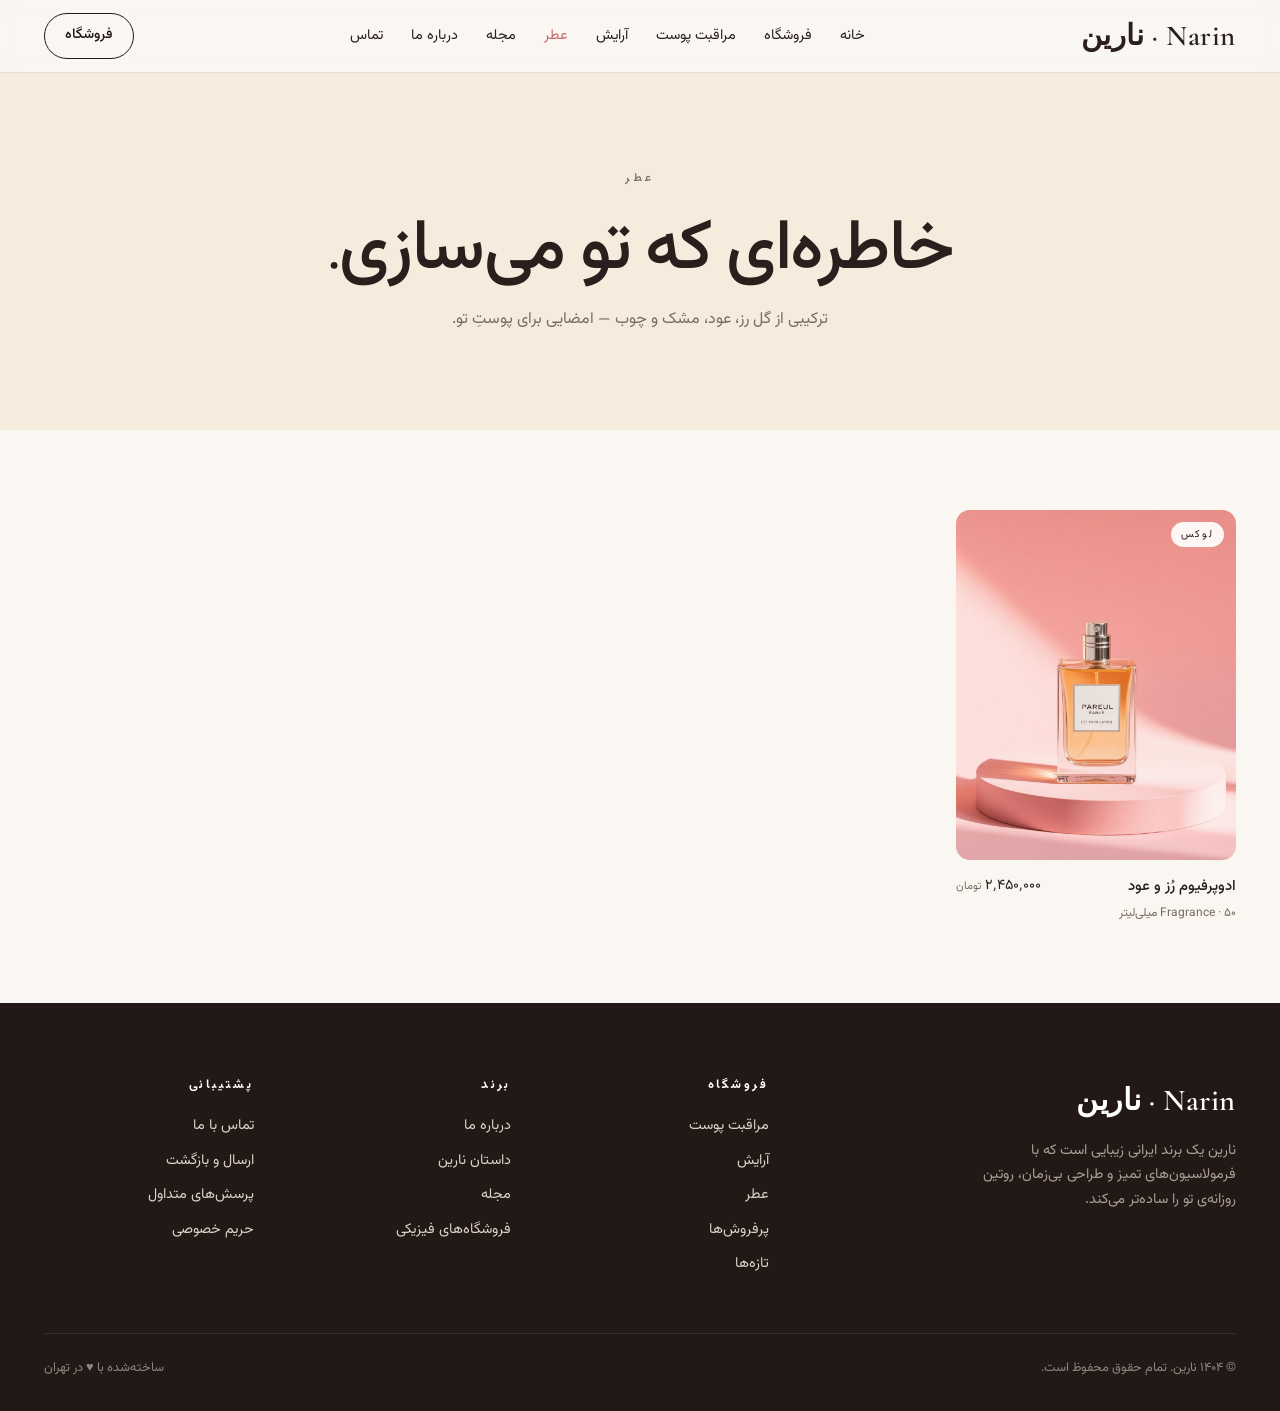
<file: fragrance.html>
<!doctype html>
<html lang="fa" dir="rtl">
<head>
<meta charset="utf-8">
<meta name="viewport" content="width=device-width,initial-scale=1">
<title>خاطره‌ای که تو می‌سازی. | نارین</title>
<meta name="description" content="ترکیبی از گل رز، عود، مشک و چوب — امضایی برای پوستِ تو.">
<link rel="preconnect" href="https://fonts.googleapis.com">
<link rel="preconnect" href="https://fonts.gstatic.com" crossorigin>
<link href="https://fonts.googleapis.com/css2?family=Vazirmatn:wght@300;400;500;600;700&family=Cormorant+Garamond:ital,wght@0,400;0,500;0,600;1,400;1,500&display=swap" rel="stylesheet">
<link rel="stylesheet" href="css/style.css">
</head>
<body>
<header class="nav">
  <div class="container nav-inner">
    <a href="index.html" class="brand">Narin · نارین</a>
    <nav><ul><li><a href="index.html">خانه</a></li><li><a href="shop.html">فروشگاه</a></li><li><a href="skincare.html">مراقبت پوست</a></li><li><a href="makeup.html">آرایش</a></li><li><a href="fragrance.html" style="color:var(--rose)">عطر</a></li><li><a href="journal.html">مجله</a></li><li><a href="about.html">درباره ما</a></li><li><a href="contact.html">تماس</a></li></ul></nav>
    <div class="nav-cta"><a href="shop.html" class="btn btn-outline" style="padding:10px 20px">فروشگاه</a></div>
  </div>
</header>
<section class="page-head"><div class="container"><div class="eyebrow">عطر</div><h1 class="display">خاطره‌ای که تو می‌سازی.</h1><p>ترکیبی از گل رز، عود، مشک و چوب — امضایی برای پوستِ تو.</p></div></section><section class="section"><div class="container"><div class="grid"><a href="shop.html" class="card">
      <div class="thumb"><span class="tag">لوکس</span><img src="images/product-4.jpg" alt="ادوپرفیوم رُز و عود" loading="lazy"></div>
      <div class="meta">
        <div><div class="name">ادوپرفیوم رُز و عود</div><div class="sub">Fragrance · ۵۰ میلی‌لیتر</div></div>
        <div class="price">۲٬۴۵۰٬۰۰۰ <small>تومان</small></div>
      </div>
    </a></div></div></section>
<footer class="footer">
  <div class="container">
    <div class="footer-grid">
      <div>
        <div class="brand">Narin · نارین</div>
        <p class="about">نارین یک برند ایرانی زیبایی است که با فرمولاسیون‌های تمیز و طراحی بی‌زمان، روتین روزانه‌ی تو را ساده‌تر می‌کند.</p>
      </div>
      <div>
        <h4>فروشگاه</h4>
        <ul>
          <li><a href="skincare.html">مراقبت پوست</a></li>
          <li><a href="makeup.html">آرایش</a></li>
          <li><a href="fragrance.html">عطر</a></li>
          <li><a href="bestsellers.html">پرفروش‌ها</a></li>
          <li><a href="new.html">تازه‌ها</a></li>
        </ul>
      </div>
      <div>
        <h4>برند</h4>
        <ul>
          <li><a href="about.html">درباره ما</a></li>
          <li><a href="story.html">داستان نارین</a></li>
          <li><a href="journal.html">مجله</a></li>
          <li><a href="stores.html">فروشگاه‌های فیزیکی</a></li>
        </ul>
      </div>
      <div>
        <h4>پشتیبانی</h4>
        <ul>
          <li><a href="contact.html">تماس با ما</a></li>
          <li><a href="shipping.html">ارسال و بازگشت</a></li>
          <li><a href="faq.html">پرسش‌های متداول</a></li>
          <li><a href="privacy.html">حریم خصوصی</a></li>
        </ul>
      </div>
    </div>
    <div class="footer-bottom">
      <div>© ۱۴۰۴ نارین. تمام حقوق محفوظ است.</div>
      <div>ساخته‌شده با ♥ در تهران</div>
    </div>
  </div>
</footer>
</body></html>
</file>
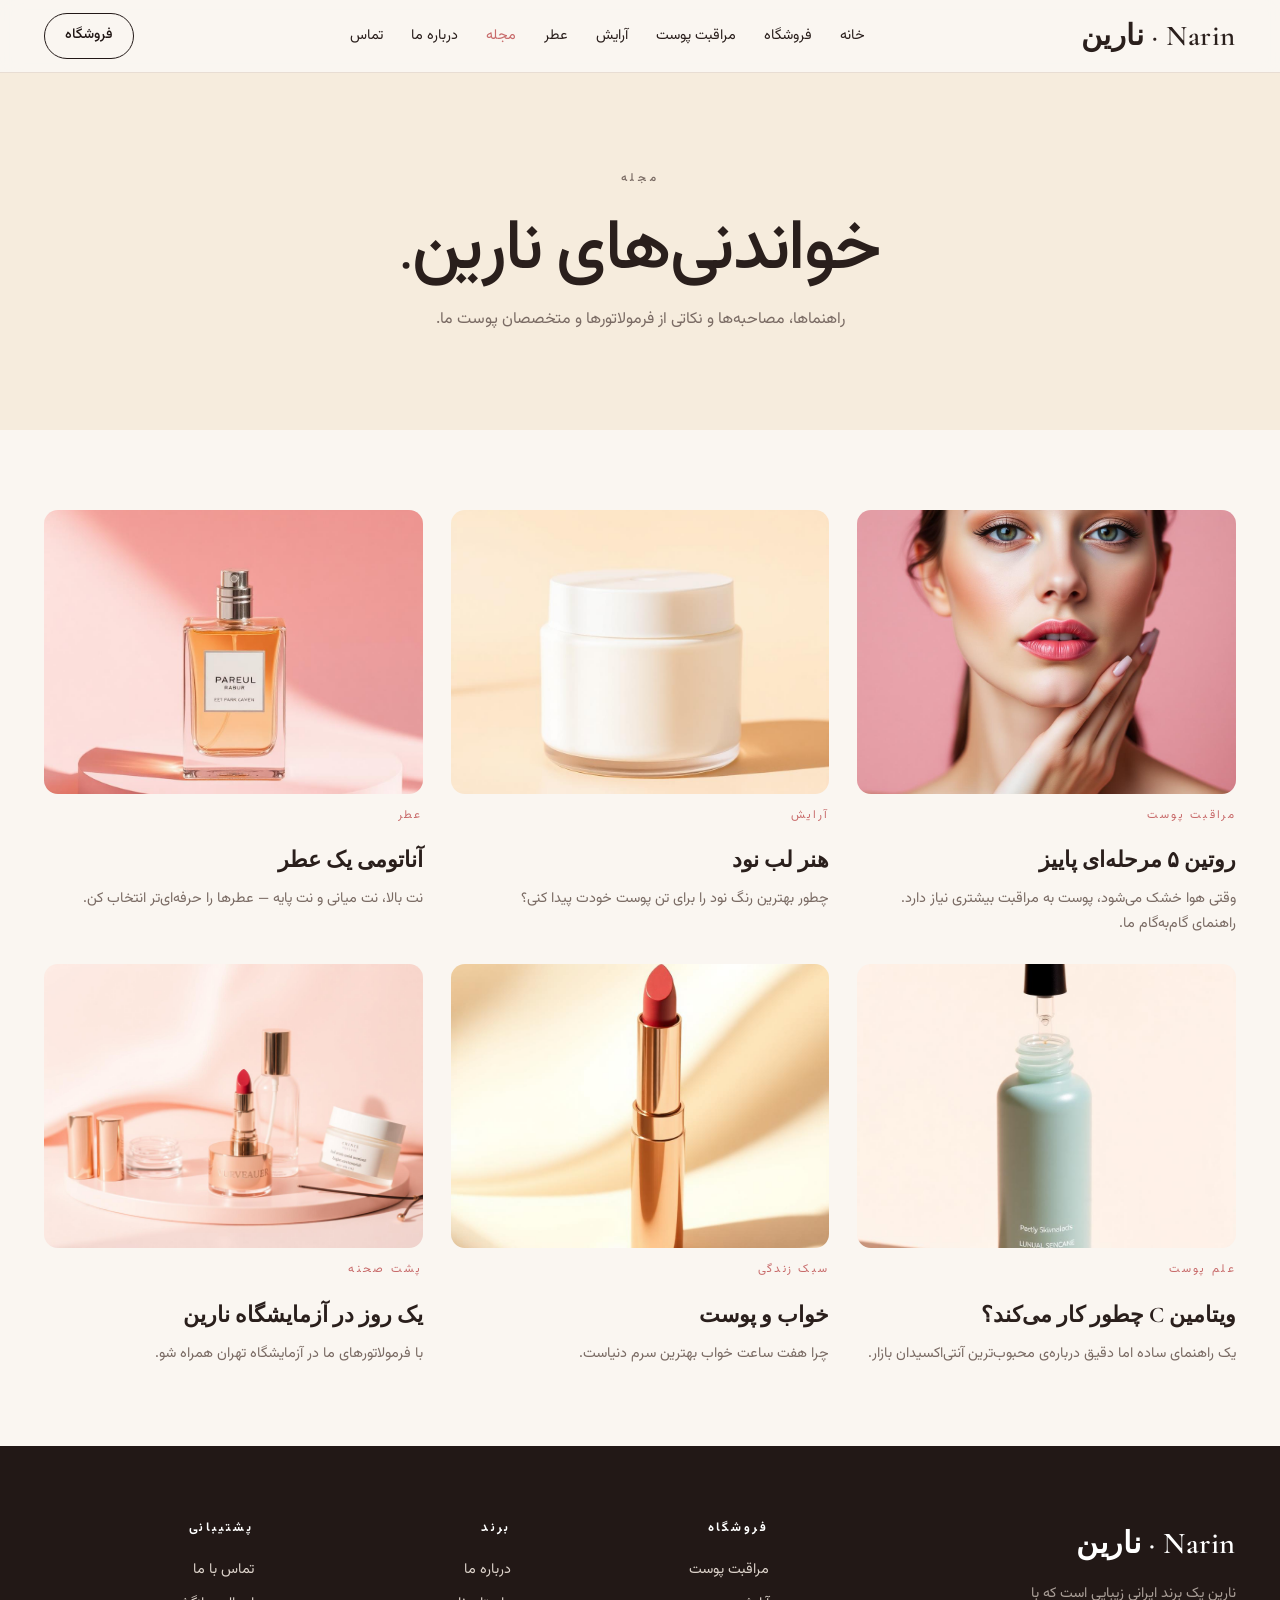
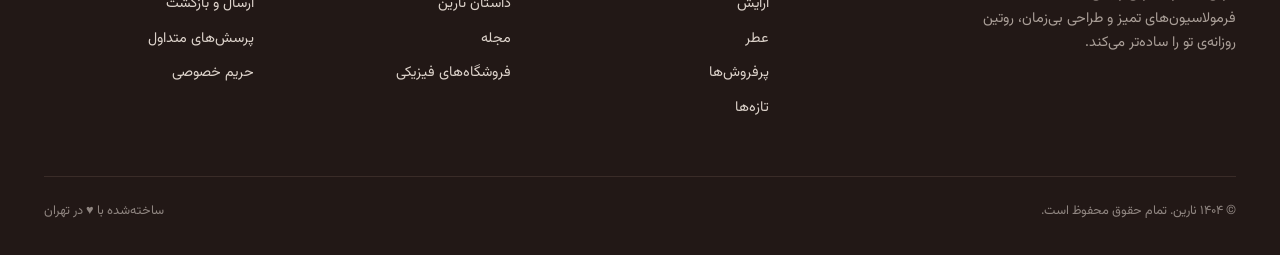
<file: journal.html>
<!doctype html>
<html lang="fa" dir="rtl">
<head>
<meta charset="utf-8">
<meta name="viewport" content="width=device-width,initial-scale=1">
<title>مجله نارین | مقالات پوست و زیبایی</title>
<meta name="description" content="خواندنی‌های نارین درباره‌ی روتین پوست، آرایش و سبک زندگی.">
<link rel="preconnect" href="https://fonts.googleapis.com">
<link rel="preconnect" href="https://fonts.gstatic.com" crossorigin>
<link href="https://fonts.googleapis.com/css2?family=Vazirmatn:wght@300;400;500;600;700&family=Cormorant+Garamond:ital,wght@0,400;0,500;0,600;1,400;1,500&display=swap" rel="stylesheet">
<link rel="stylesheet" href="css/style.css">
</head>
<body>
<header class="nav">
  <div class="container nav-inner">
    <a href="index.html" class="brand">Narin · نارین</a>
    <nav><ul><li><a href="index.html">خانه</a></li><li><a href="shop.html">فروشگاه</a></li><li><a href="skincare.html">مراقبت پوست</a></li><li><a href="makeup.html">آرایش</a></li><li><a href="fragrance.html">عطر</a></li><li><a href="journal.html" style="color:var(--rose)">مجله</a></li><li><a href="about.html">درباره ما</a></li><li><a href="contact.html">تماس</a></li></ul></nav>
    <div class="nav-cta"><a href="shop.html" class="btn btn-outline" style="padding:10px 20px">فروشگاه</a></div>
  </div>
</header>
<section class="page-head"><div class="container"><div class="eyebrow">مجله</div><h1 class="display">خواندنی‌های نارین.</h1><p>راهنماها، مصاحبه‌ها و نکاتی از فرمولاتورها و متخصصان پوست ما.</p></div></section><section class="section"><div class="container"><div class="journal">
    <a class="post" href="#"><div class="thumb"><img src="images/editorial.jpg" alt=""></div><div class="cat-lbl">مراقبت پوست</div><h3>روتین ۵ مرحله‌ای پاییز</h3><p>وقتی هوا خشک می‌شود، پوست به مراقبت بیشتری نیاز دارد. راهنمای گام‌به‌گام ما.</p></a>
    <a class="post" href="#"><div class="thumb"><img src="images/product-3.jpg" alt=""></div><div class="cat-lbl">آرایش</div><h3>هنر لب نود</h3><p>چطور بهترین رنگ نود را برای تن پوست خودت پیدا کنی؟</p></a>
    <a class="post" href="#"><div class="thumb"><img src="images/product-4.jpg" alt=""></div><div class="cat-lbl">عطر</div><h3>آناتومی یک عطر</h3><p>نت بالا، نت میانی و نت پایه — عطرها را حرفه‌ای‌تر انتخاب کن.</p></a>
    <a class="post" href="#"><div class="thumb"><img src="images/product-1.jpg" alt=""></div><div class="cat-lbl">علم پوست</div><h3>ویتامین C چطور کار می‌کند؟</h3><p>یک راهنمای ساده اما دقیق درباره‌ی محبوب‌ترین آنتی‌اکسیدان بازار.</p></a>
    <a class="post" href="#"><div class="thumb"><img src="images/product-2.jpg" alt=""></div><div class="cat-lbl">سبک زندگی</div><h3>خواب و پوست</h3><p>چرا هفت ساعت خواب بهترین سرم دنیاست.</p></a>
    <a class="post" href="#"><div class="thumb"><img src="images/hero.jpg" alt=""></div><div class="cat-lbl">پشت صحنه</div><h3>یک روز در آزمایشگاه نارین</h3><p>با فرمولاتورهای ما در آزمایشگاه تهران همراه شو.</p></a>
  </div></div></section>
<footer class="footer">
  <div class="container">
    <div class="footer-grid">
      <div>
        <div class="brand">Narin · نارین</div>
        <p class="about">نارین یک برند ایرانی زیبایی است که با فرمولاسیون‌های تمیز و طراحی بی‌زمان، روتین روزانه‌ی تو را ساده‌تر می‌کند.</p>
      </div>
      <div>
        <h4>فروشگاه</h4>
        <ul>
          <li><a href="skincare.html">مراقبت پوست</a></li>
          <li><a href="makeup.html">آرایش</a></li>
          <li><a href="fragrance.html">عطر</a></li>
          <li><a href="bestsellers.html">پرفروش‌ها</a></li>
          <li><a href="new.html">تازه‌ها</a></li>
        </ul>
      </div>
      <div>
        <h4>برند</h4>
        <ul>
          <li><a href="about.html">درباره ما</a></li>
          <li><a href="story.html">داستان نارین</a></li>
          <li><a href="journal.html">مجله</a></li>
          <li><a href="stores.html">فروشگاه‌های فیزیکی</a></li>
        </ul>
      </div>
      <div>
        <h4>پشتیبانی</h4>
        <ul>
          <li><a href="contact.html">تماس با ما</a></li>
          <li><a href="shipping.html">ارسال و بازگشت</a></li>
          <li><a href="faq.html">پرسش‌های متداول</a></li>
          <li><a href="privacy.html">حریم خصوصی</a></li>
        </ul>
      </div>
    </div>
    <div class="footer-bottom">
      <div>© ۱۴۰۴ نارین. تمام حقوق محفوظ است.</div>
      <div>ساخته‌شده با ♥ در تهران</div>
    </div>
  </div>
</footer>
</body></html>
</file>
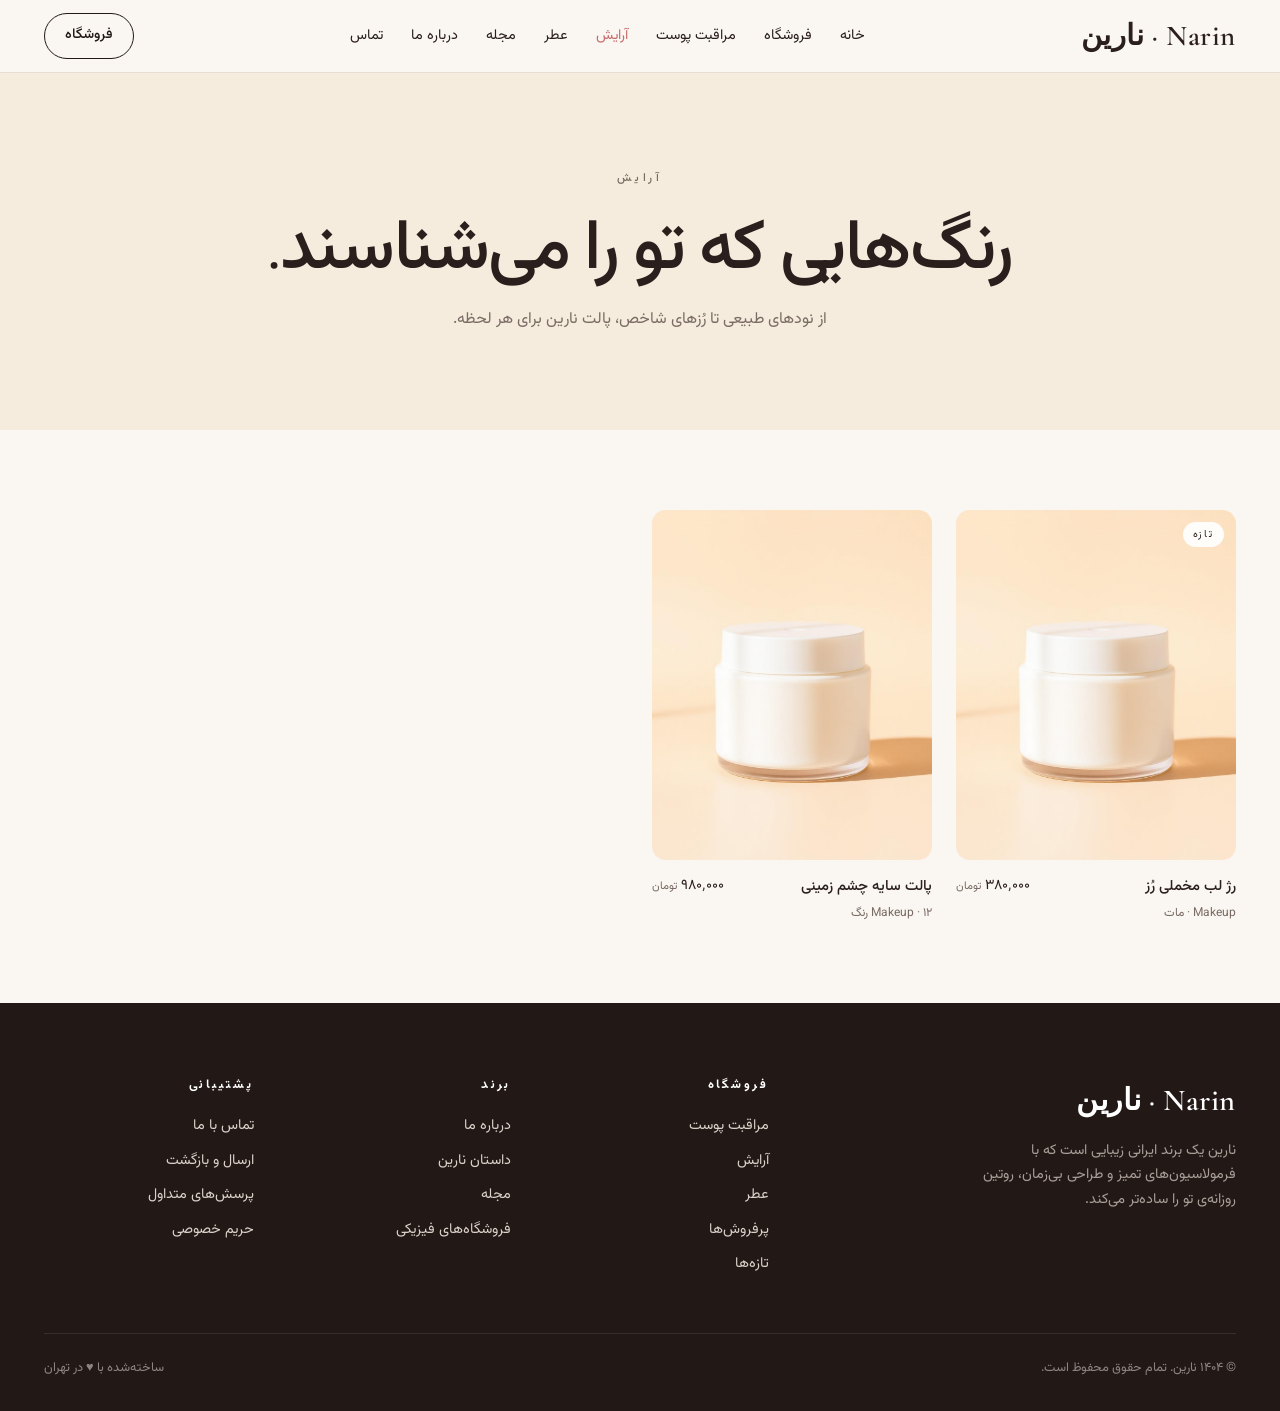
<file: makeup.html>
<!doctype html>
<html lang="fa" dir="rtl">
<head>
<meta charset="utf-8">
<meta name="viewport" content="width=device-width,initial-scale=1">
<title>رنگ‌هایی که تو را می‌شناسند. | نارین</title>
<meta name="description" content="از نودهای طبیعی تا رُزهای شاخص، پالت نارین برای هر لحظه.">
<link rel="preconnect" href="https://fonts.googleapis.com">
<link rel="preconnect" href="https://fonts.gstatic.com" crossorigin>
<link href="https://fonts.googleapis.com/css2?family=Vazirmatn:wght@300;400;500;600;700&family=Cormorant+Garamond:ital,wght@0,400;0,500;0,600;1,400;1,500&display=swap" rel="stylesheet">
<link rel="stylesheet" href="css/style.css">
</head>
<body>
<header class="nav">
  <div class="container nav-inner">
    <a href="index.html" class="brand">Narin · نارین</a>
    <nav><ul><li><a href="index.html">خانه</a></li><li><a href="shop.html">فروشگاه</a></li><li><a href="skincare.html">مراقبت پوست</a></li><li><a href="makeup.html" style="color:var(--rose)">آرایش</a></li><li><a href="fragrance.html">عطر</a></li><li><a href="journal.html">مجله</a></li><li><a href="about.html">درباره ما</a></li><li><a href="contact.html">تماس</a></li></ul></nav>
    <div class="nav-cta"><a href="shop.html" class="btn btn-outline" style="padding:10px 20px">فروشگاه</a></div>
  </div>
</header>
<section class="page-head"><div class="container"><div class="eyebrow">آرایش</div><h1 class="display">رنگ‌هایی که تو را می‌شناسند.</h1><p>از نودهای طبیعی تا رُزهای شاخص، پالت نارین برای هر لحظه.</p></div></section><section class="section"><div class="container"><div class="grid"><a href="shop.html" class="card">
      <div class="thumb"><span class="tag">تازه</span><img src="images/product-3.jpg" alt="رژ لب مخملی رُز" loading="lazy"></div>
      <div class="meta">
        <div><div class="name">رژ لب مخملی رُز</div><div class="sub">Makeup · مات</div></div>
        <div class="price">۳۸۰٬۰۰۰ <small>تومان</small></div>
      </div>
    </a><a href="shop.html" class="card">
      <div class="thumb"><img src="images/product-3.jpg" alt="پالت سایه چشم زمینی" loading="lazy"></div>
      <div class="meta">
        <div><div class="name">پالت سایه چشم زمینی</div><div class="sub">Makeup · ۱۲ رنگ</div></div>
        <div class="price">۹۸۰٬۰۰۰ <small>تومان</small></div>
      </div>
    </a></div></div></section>
<footer class="footer">
  <div class="container">
    <div class="footer-grid">
      <div>
        <div class="brand">Narin · نارین</div>
        <p class="about">نارین یک برند ایرانی زیبایی است که با فرمولاسیون‌های تمیز و طراحی بی‌زمان، روتین روزانه‌ی تو را ساده‌تر می‌کند.</p>
      </div>
      <div>
        <h4>فروشگاه</h4>
        <ul>
          <li><a href="skincare.html">مراقبت پوست</a></li>
          <li><a href="makeup.html">آرایش</a></li>
          <li><a href="fragrance.html">عطر</a></li>
          <li><a href="bestsellers.html">پرفروش‌ها</a></li>
          <li><a href="new.html">تازه‌ها</a></li>
        </ul>
      </div>
      <div>
        <h4>برند</h4>
        <ul>
          <li><a href="about.html">درباره ما</a></li>
          <li><a href="story.html">داستان نارین</a></li>
          <li><a href="journal.html">مجله</a></li>
          <li><a href="stores.html">فروشگاه‌های فیزیکی</a></li>
        </ul>
      </div>
      <div>
        <h4>پشتیبانی</h4>
        <ul>
          <li><a href="contact.html">تماس با ما</a></li>
          <li><a href="shipping.html">ارسال و بازگشت</a></li>
          <li><a href="faq.html">پرسش‌های متداول</a></li>
          <li><a href="privacy.html">حریم خصوصی</a></li>
        </ul>
      </div>
    </div>
    <div class="footer-bottom">
      <div>© ۱۴۰۴ نارین. تمام حقوق محفوظ است.</div>
      <div>ساخته‌شده با ♥ در تهران</div>
    </div>
  </div>
</footer>
</body></html>
</file>
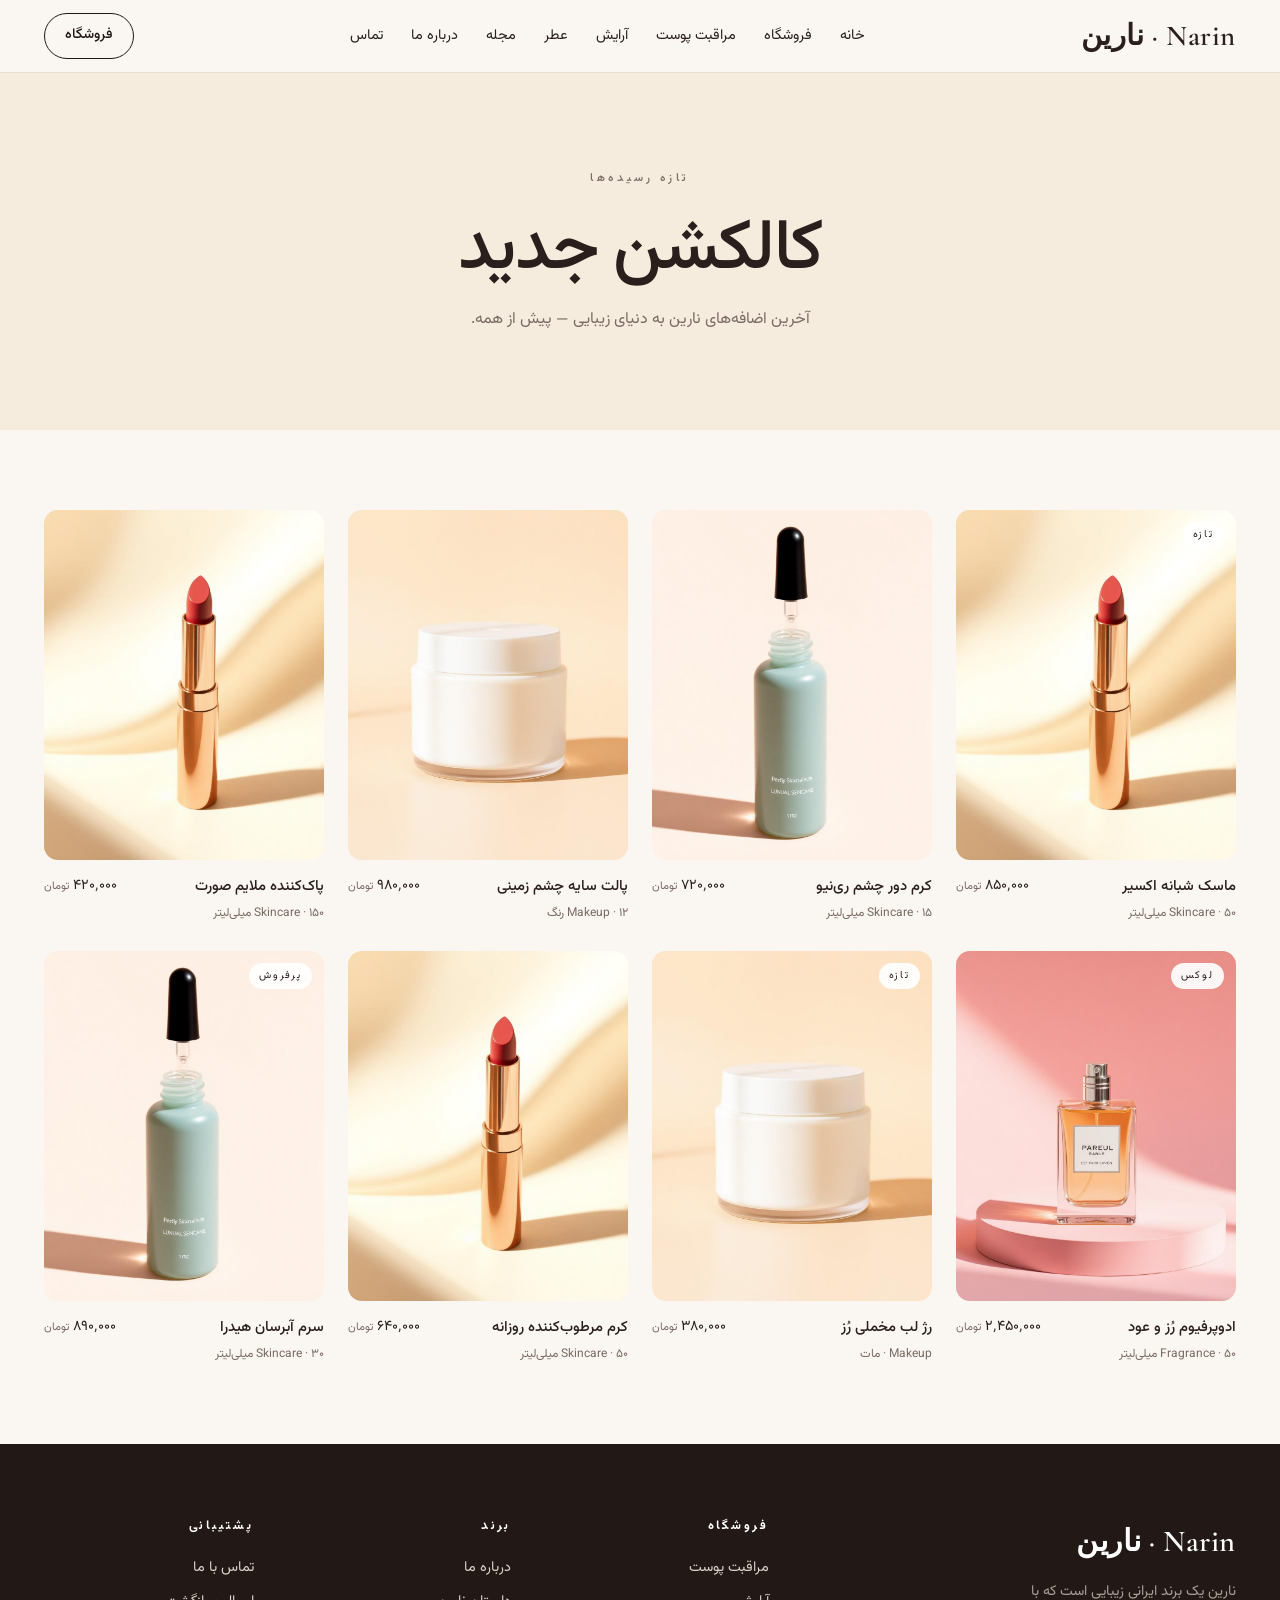
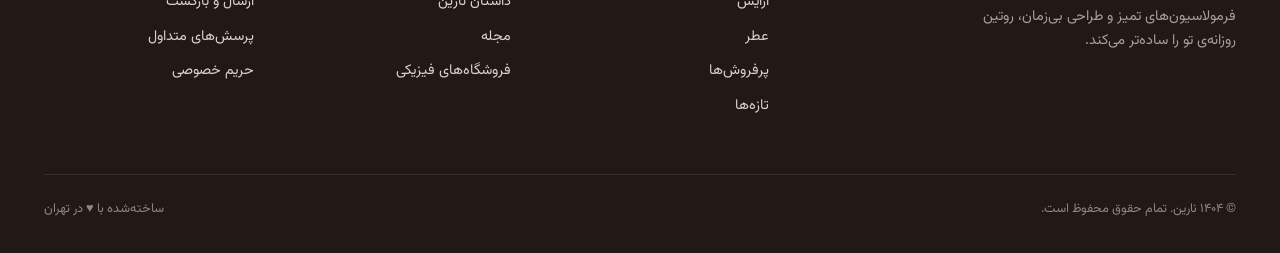
<file: new.html>
<!doctype html>
<html lang="fa" dir="rtl">
<head>
<meta charset="utf-8">
<meta name="viewport" content="width=device-width,initial-scale=1">
<title>تازه‌ها | نارین</title>
<meta name="description" content="آخرین اضافه‌های نارین به دنیای زیبایی.">
<link rel="preconnect" href="https://fonts.googleapis.com">
<link rel="preconnect" href="https://fonts.gstatic.com" crossorigin>
<link href="https://fonts.googleapis.com/css2?family=Vazirmatn:wght@300;400;500;600;700&family=Cormorant+Garamond:ital,wght@0,400;0,500;0,600;1,400;1,500&display=swap" rel="stylesheet">
<link rel="stylesheet" href="css/style.css">
</head>
<body>
<header class="nav">
  <div class="container nav-inner">
    <a href="index.html" class="brand">Narin · نارین</a>
    <nav><ul><li><a href="index.html">خانه</a></li><li><a href="shop.html">فروشگاه</a></li><li><a href="skincare.html">مراقبت پوست</a></li><li><a href="makeup.html">آرایش</a></li><li><a href="fragrance.html">عطر</a></li><li><a href="journal.html">مجله</a></li><li><a href="about.html">درباره ما</a></li><li><a href="contact.html">تماس</a></li></ul></nav>
    <div class="nav-cta"><a href="shop.html" class="btn btn-outline" style="padding:10px 20px">فروشگاه</a></div>
  </div>
</header>
<section class="page-head"><div class="container"><div class="eyebrow">تازه رسیده‌ها</div><h1 class="display">کالکشن جدید</h1><p>آخرین اضافه‌های نارین به دنیای زیبایی — پیش از همه.</p></div></section><section class="section"><div class="container"><div class="grid"><a href="shop.html" class="card">
      <div class="thumb"><span class="tag">تازه</span><img src="images/product-2.jpg" alt="ماسک شبانه اکسیر" loading="lazy"></div>
      <div class="meta">
        <div><div class="name">ماسک شبانه اکسیر</div><div class="sub">Skincare · ۵۰ میلی‌لیتر</div></div>
        <div class="price">۸۵۰٬۰۰۰ <small>تومان</small></div>
      </div>
    </a><a href="shop.html" class="card">
      <div class="thumb"><img src="images/product-1.jpg" alt="کرم دور چشم ری‌نیو" loading="lazy"></div>
      <div class="meta">
        <div><div class="name">کرم دور چشم ری‌نیو</div><div class="sub">Skincare · ۱۵ میلی‌لیتر</div></div>
        <div class="price">۷۲۰٬۰۰۰ <small>تومان</small></div>
      </div>
    </a><a href="shop.html" class="card">
      <div class="thumb"><img src="images/product-3.jpg" alt="پالت سایه چشم زمینی" loading="lazy"></div>
      <div class="meta">
        <div><div class="name">پالت سایه چشم زمینی</div><div class="sub">Makeup · ۱۲ رنگ</div></div>
        <div class="price">۹۸۰٬۰۰۰ <small>تومان</small></div>
      </div>
    </a><a href="shop.html" class="card">
      <div class="thumb"><img src="images/product-2.jpg" alt="پاک‌کننده ملایم صورت" loading="lazy"></div>
      <div class="meta">
        <div><div class="name">پاک‌کننده ملایم صورت</div><div class="sub">Skincare · ۱۵۰ میلی‌لیتر</div></div>
        <div class="price">۴۲۰٬۰۰۰ <small>تومان</small></div>
      </div>
    </a><a href="shop.html" class="card">
      <div class="thumb"><span class="tag">لوکس</span><img src="images/product-4.jpg" alt="ادوپرفیوم رُز و عود" loading="lazy"></div>
      <div class="meta">
        <div><div class="name">ادوپرفیوم رُز و عود</div><div class="sub">Fragrance · ۵۰ میلی‌لیتر</div></div>
        <div class="price">۲٬۴۵۰٬۰۰۰ <small>تومان</small></div>
      </div>
    </a><a href="shop.html" class="card">
      <div class="thumb"><span class="tag">تازه</span><img src="images/product-3.jpg" alt="رژ لب مخملی رُز" loading="lazy"></div>
      <div class="meta">
        <div><div class="name">رژ لب مخملی رُز</div><div class="sub">Makeup · مات</div></div>
        <div class="price">۳۸۰٬۰۰۰ <small>تومان</small></div>
      </div>
    </a><a href="shop.html" class="card">
      <div class="thumb"><img src="images/product-2.jpg" alt="کرم مرطوب‌کننده روزانه" loading="lazy"></div>
      <div class="meta">
        <div><div class="name">کرم مرطوب‌کننده روزانه</div><div class="sub">Skincare · ۵۰ میلی‌لیتر</div></div>
        <div class="price">۶۴۰٬۰۰۰ <small>تومان</small></div>
      </div>
    </a><a href="shop.html" class="card">
      <div class="thumb"><span class="tag">پرفروش</span><img src="images/product-1.jpg" alt="سرم آبرسان هیدرا" loading="lazy"></div>
      <div class="meta">
        <div><div class="name">سرم آبرسان هیدرا</div><div class="sub">Skincare · ۳۰ میلی‌لیتر</div></div>
        <div class="price">۸۹۰٬۰۰۰ <small>تومان</small></div>
      </div>
    </a></div></div></section>
<footer class="footer">
  <div class="container">
    <div class="footer-grid">
      <div>
        <div class="brand">Narin · نارین</div>
        <p class="about">نارین یک برند ایرانی زیبایی است که با فرمولاسیون‌های تمیز و طراحی بی‌زمان، روتین روزانه‌ی تو را ساده‌تر می‌کند.</p>
      </div>
      <div>
        <h4>فروشگاه</h4>
        <ul>
          <li><a href="skincare.html">مراقبت پوست</a></li>
          <li><a href="makeup.html">آرایش</a></li>
          <li><a href="fragrance.html">عطر</a></li>
          <li><a href="bestsellers.html">پرفروش‌ها</a></li>
          <li><a href="new.html">تازه‌ها</a></li>
        </ul>
      </div>
      <div>
        <h4>برند</h4>
        <ul>
          <li><a href="about.html">درباره ما</a></li>
          <li><a href="story.html">داستان نارین</a></li>
          <li><a href="journal.html">مجله</a></li>
          <li><a href="stores.html">فروشگاه‌های فیزیکی</a></li>
        </ul>
      </div>
      <div>
        <h4>پشتیبانی</h4>
        <ul>
          <li><a href="contact.html">تماس با ما</a></li>
          <li><a href="shipping.html">ارسال و بازگشت</a></li>
          <li><a href="faq.html">پرسش‌های متداول</a></li>
          <li><a href="privacy.html">حریم خصوصی</a></li>
        </ul>
      </div>
    </div>
    <div class="footer-bottom">
      <div>© ۱۴۰۴ نارین. تمام حقوق محفوظ است.</div>
      <div>ساخته‌شده با ♥ در تهران</div>
    </div>
  </div>
</footer>
</body></html>
</file>
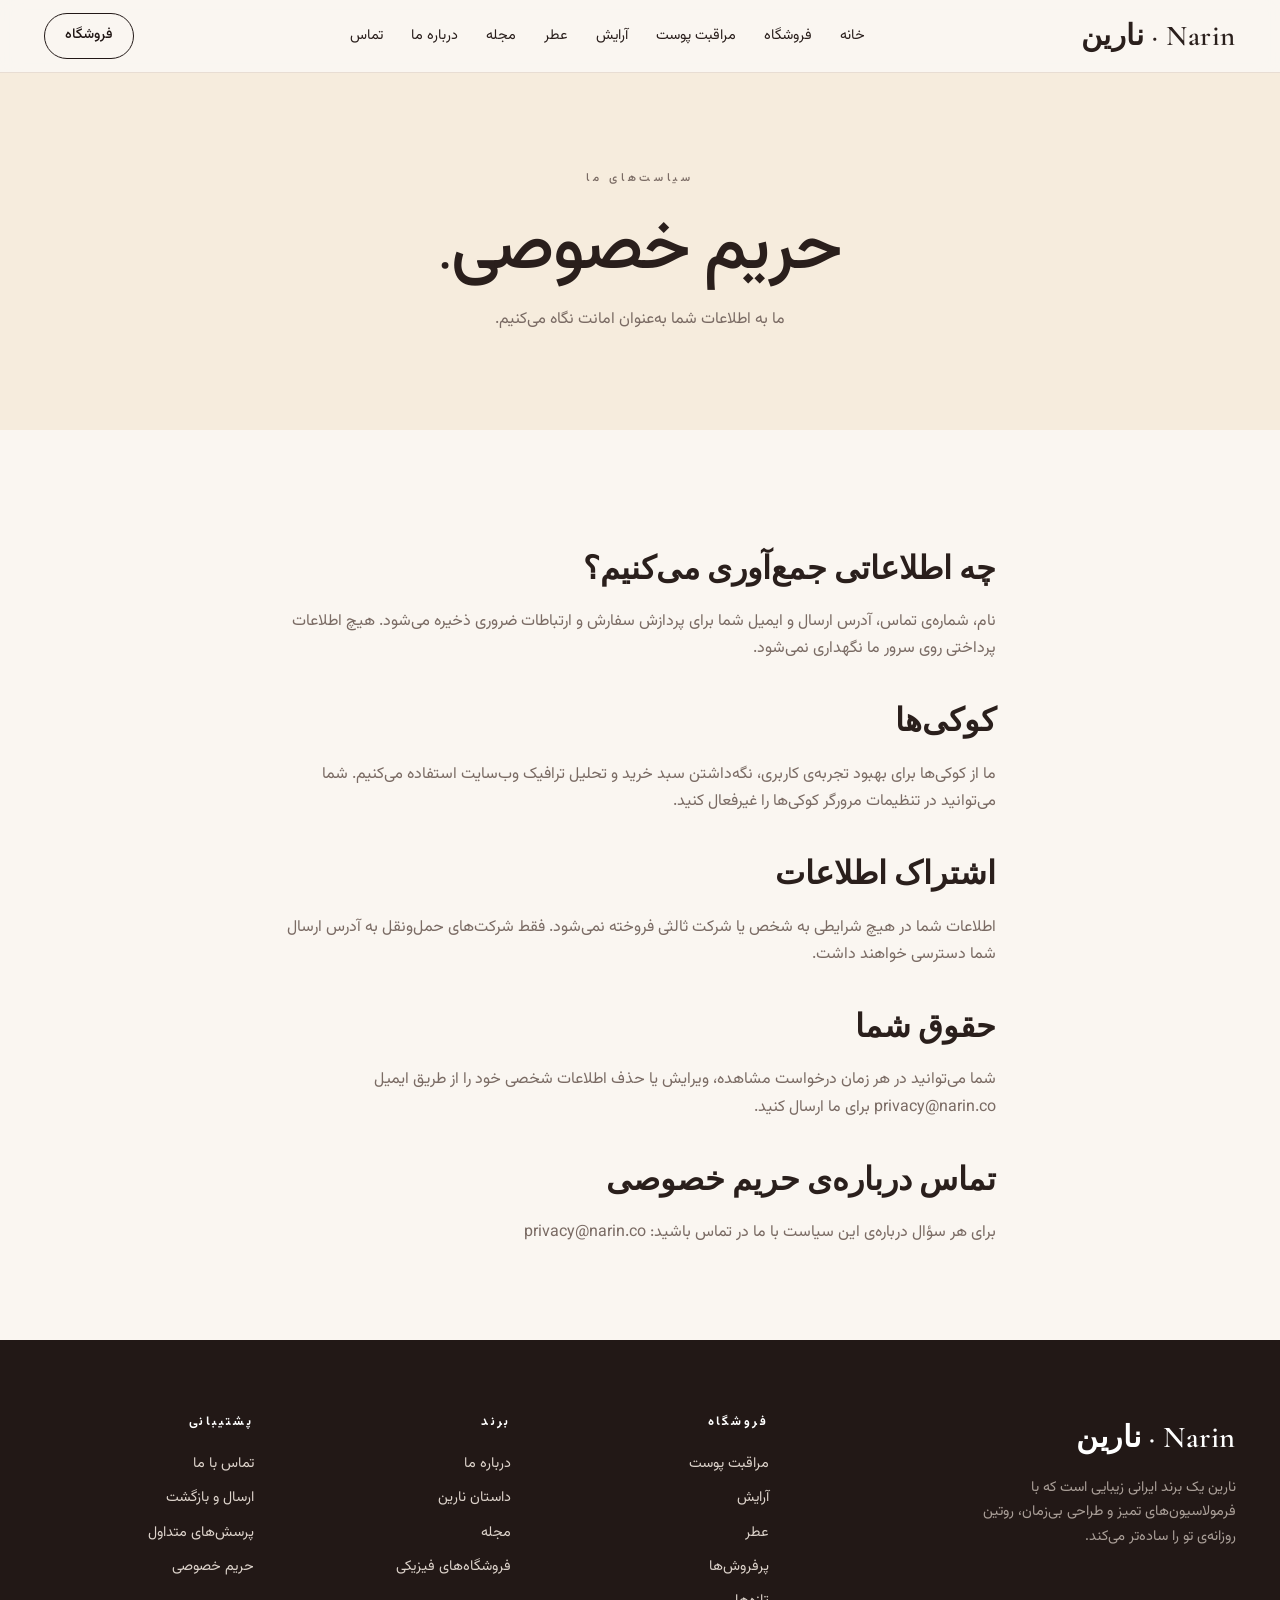
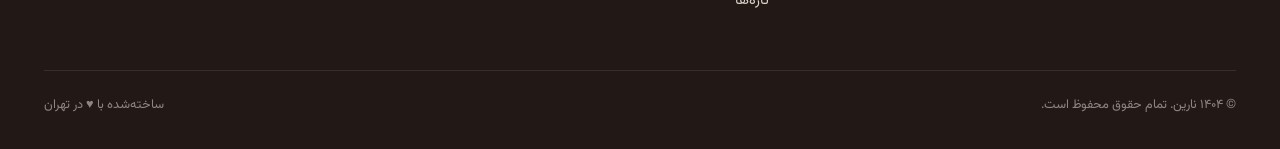
<file: privacy.html>
<!doctype html>
<html lang="fa" dir="rtl">
<head>
<meta charset="utf-8">
<meta name="viewport" content="width=device-width,initial-scale=1">
<title>حریم خصوصی | نارین</title>
<meta name="description" content="سیاست حفظ حریم خصوصی کاربران فروشگاه اینترنتی نارین.">
<link rel="preconnect" href="https://fonts.googleapis.com">
<link rel="preconnect" href="https://fonts.gstatic.com" crossorigin>
<link href="https://fonts.googleapis.com/css2?family=Vazirmatn:wght@300;400;500;600;700&family=Cormorant+Garamond:ital,wght@0,400;0,500;0,600;1,400;1,500&display=swap" rel="stylesheet">
<link rel="stylesheet" href="css/style.css">
</head>
<body>
<header class="nav">
  <div class="container nav-inner">
    <a href="index.html" class="brand">Narin · نارین</a>
    <nav><ul><li><a href="index.html">خانه</a></li><li><a href="shop.html">فروشگاه</a></li><li><a href="skincare.html">مراقبت پوست</a></li><li><a href="makeup.html">آرایش</a></li><li><a href="fragrance.html">عطر</a></li><li><a href="journal.html">مجله</a></li><li><a href="about.html">درباره ما</a></li><li><a href="contact.html">تماس</a></li></ul></nav>
    <div class="nav-cta"><a href="shop.html" class="btn btn-outline" style="padding:10px 20px">فروشگاه</a></div>
  </div>
</header>
<section class="page-head"><div class="container"><div class="eyebrow">سیاست‌های ما</div><h1 class="display">حریم خصوصی.</h1><p>ما به اطلاعات شما به‌عنوان امانت نگاه می‌کنیم.</p></div></section><section class="section"><div class="container prose">
    <h2>چه اطلاعاتی جمع‌آوری می‌کنیم؟</h2>
    <p>نام، شماره‌ی تماس، آدرس ارسال و ایمیل شما برای پردازش سفارش و ارتباطات ضروری ذخیره می‌شود. هیچ اطلاعات پرداختی روی سرور ما نگهداری نمی‌شود.</p>
    <h2>کوکی‌ها</h2>
    <p>ما از کوکی‌ها برای بهبود تجربه‌ی کاربری، نگه‌داشتن سبد خرید و تحلیل ترافیک وب‌سایت استفاده می‌کنیم. شما می‌توانید در تنظیمات مرورگر کوکی‌ها را غیرفعال کنید.</p>
    <h2>اشتراک اطلاعات</h2>
    <p>اطلاعات شما در هیچ شرایطی به شخص یا شرکت ثالثی فروخته نمی‌شود. فقط شرکت‌های حمل‌ونقل به آدرس ارسال شما دسترسی خواهند داشت.</p>
    <h2>حقوق شما</h2>
    <p>شما می‌توانید در هر زمان درخواست مشاهده، ویرایش یا حذف اطلاعات شخصی خود را از طریق ایمیل privacy@narin.co برای ما ارسال کنید.</p>
    <h2>تماس درباره‌ی حریم خصوصی</h2>
    <p>برای هر سؤال درباره‌ی این سیاست با ما در تماس باشید: privacy@narin.co</p>
  </div></section>
<footer class="footer">
  <div class="container">
    <div class="footer-grid">
      <div>
        <div class="brand">Narin · نارین</div>
        <p class="about">نارین یک برند ایرانی زیبایی است که با فرمولاسیون‌های تمیز و طراحی بی‌زمان، روتین روزانه‌ی تو را ساده‌تر می‌کند.</p>
      </div>
      <div>
        <h4>فروشگاه</h4>
        <ul>
          <li><a href="skincare.html">مراقبت پوست</a></li>
          <li><a href="makeup.html">آرایش</a></li>
          <li><a href="fragrance.html">عطر</a></li>
          <li><a href="bestsellers.html">پرفروش‌ها</a></li>
          <li><a href="new.html">تازه‌ها</a></li>
        </ul>
      </div>
      <div>
        <h4>برند</h4>
        <ul>
          <li><a href="about.html">درباره ما</a></li>
          <li><a href="story.html">داستان نارین</a></li>
          <li><a href="journal.html">مجله</a></li>
          <li><a href="stores.html">فروشگاه‌های فیزیکی</a></li>
        </ul>
      </div>
      <div>
        <h4>پشتیبانی</h4>
        <ul>
          <li><a href="contact.html">تماس با ما</a></li>
          <li><a href="shipping.html">ارسال و بازگشت</a></li>
          <li><a href="faq.html">پرسش‌های متداول</a></li>
          <li><a href="privacy.html">حریم خصوصی</a></li>
        </ul>
      </div>
    </div>
    <div class="footer-bottom">
      <div>© ۱۴۰۴ نارین. تمام حقوق محفوظ است.</div>
      <div>ساخته‌شده با ♥ در تهران</div>
    </div>
  </div>
</footer>
</body></html>
</file>
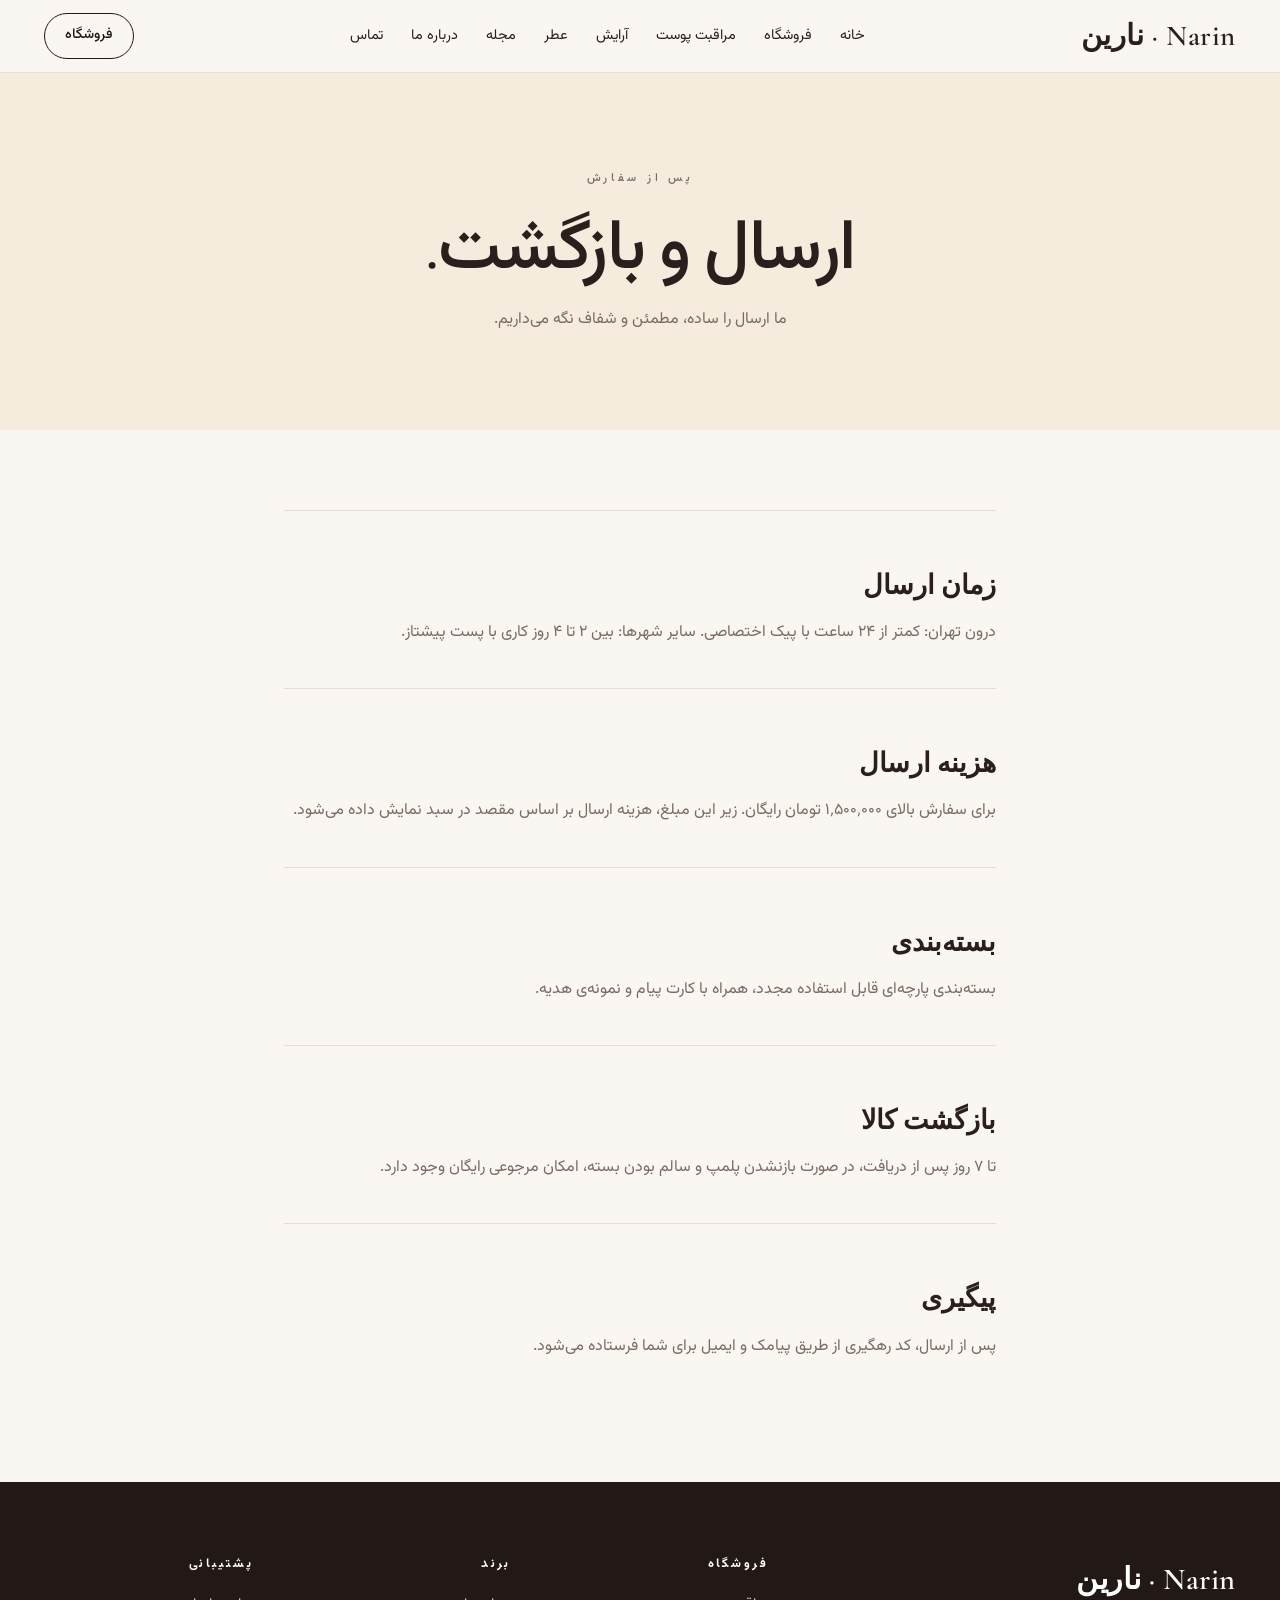
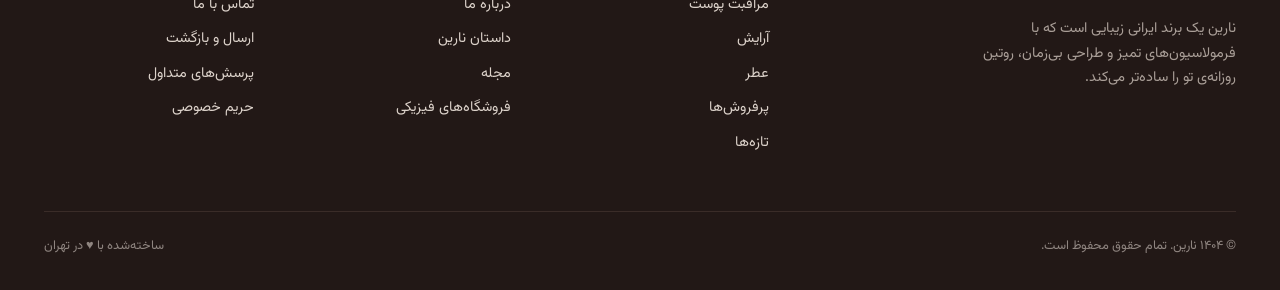
<file: shipping.html>
<!doctype html>
<html lang="fa" dir="rtl">
<head>
<meta charset="utf-8">
<meta name="viewport" content="width=device-width,initial-scale=1">
<title>ارسال و بازگشت | نارین</title>
<meta name="description" content="اطلاعات کامل درباره‌ی زمان ارسال، هزینه و شرایط بازگشت.">
<link rel="preconnect" href="https://fonts.googleapis.com">
<link rel="preconnect" href="https://fonts.gstatic.com" crossorigin>
<link href="https://fonts.googleapis.com/css2?family=Vazirmatn:wght@300;400;500;600;700&family=Cormorant+Garamond:ital,wght@0,400;0,500;0,600;1,400;1,500&display=swap" rel="stylesheet">
<link rel="stylesheet" href="css/style.css">
</head>
<body>
<header class="nav">
  <div class="container nav-inner">
    <a href="index.html" class="brand">Narin · نارین</a>
    <nav><ul><li><a href="index.html">خانه</a></li><li><a href="shop.html">فروشگاه</a></li><li><a href="skincare.html">مراقبت پوست</a></li><li><a href="makeup.html">آرایش</a></li><li><a href="fragrance.html">عطر</a></li><li><a href="journal.html">مجله</a></li><li><a href="about.html">درباره ما</a></li><li><a href="contact.html">تماس</a></li></ul></nav>
    <div class="nav-cta"><a href="shop.html" class="btn btn-outline" style="padding:10px 20px">فروشگاه</a></div>
  </div>
</header>
<section class="page-head"><div class="container"><div class="eyebrow">پس از سفارش</div><h1 class="display">ارسال و بازگشت.</h1><p>ما ارسال را ساده، مطمئن و شفاف نگه می‌داریم.</p></div></section><section class="section"><div class="container prose divided">
    <div><h3>زمان ارسال</h3><p>درون تهران: کمتر از ۲۴ ساعت با پیک اختصاصی. سایر شهرها: بین ۲ تا ۴ روز کاری با پست پیشتاز.</p></div>
    <div><h3>هزینه ارسال</h3><p>برای سفارش بالای ۱٬۵۰۰٬۰۰۰ تومان رایگان. زیر این مبلغ، هزینه ارسال بر اساس مقصد در سبد نمایش داده می‌شود.</p></div>
    <div><h3>بسته‌بندی</h3><p>بسته‌بندی پارچه‌ای قابل استفاده مجدد، همراه با کارت پیام و نمونه‌ی هدیه.</p></div>
    <div><h3>بازگشت کالا</h3><p>تا ۷ روز پس از دریافت، در صورت بازنشدن پلمپ و سالم بودن بسته، امکان مرجوعی رایگان وجود دارد.</p></div>
    <div><h3>پیگیری</h3><p>پس از ارسال، کد رهگیری از طریق پیامک و ایمیل برای شما فرستاده می‌شود.</p></div>
  </div></section>
<footer class="footer">
  <div class="container">
    <div class="footer-grid">
      <div>
        <div class="brand">Narin · نارین</div>
        <p class="about">نارین یک برند ایرانی زیبایی است که با فرمولاسیون‌های تمیز و طراحی بی‌زمان، روتین روزانه‌ی تو را ساده‌تر می‌کند.</p>
      </div>
      <div>
        <h4>فروشگاه</h4>
        <ul>
          <li><a href="skincare.html">مراقبت پوست</a></li>
          <li><a href="makeup.html">آرایش</a></li>
          <li><a href="fragrance.html">عطر</a></li>
          <li><a href="bestsellers.html">پرفروش‌ها</a></li>
          <li><a href="new.html">تازه‌ها</a></li>
        </ul>
      </div>
      <div>
        <h4>برند</h4>
        <ul>
          <li><a href="about.html">درباره ما</a></li>
          <li><a href="story.html">داستان نارین</a></li>
          <li><a href="journal.html">مجله</a></li>
          <li><a href="stores.html">فروشگاه‌های فیزیکی</a></li>
        </ul>
      </div>
      <div>
        <h4>پشتیبانی</h4>
        <ul>
          <li><a href="contact.html">تماس با ما</a></li>
          <li><a href="shipping.html">ارسال و بازگشت</a></li>
          <li><a href="faq.html">پرسش‌های متداول</a></li>
          <li><a href="privacy.html">حریم خصوصی</a></li>
        </ul>
      </div>
    </div>
    <div class="footer-bottom">
      <div>© ۱۴۰۴ نارین. تمام حقوق محفوظ است.</div>
      <div>ساخته‌شده با ♥ در تهران</div>
    </div>
  </div>
</footer>
</body></html>
</file>
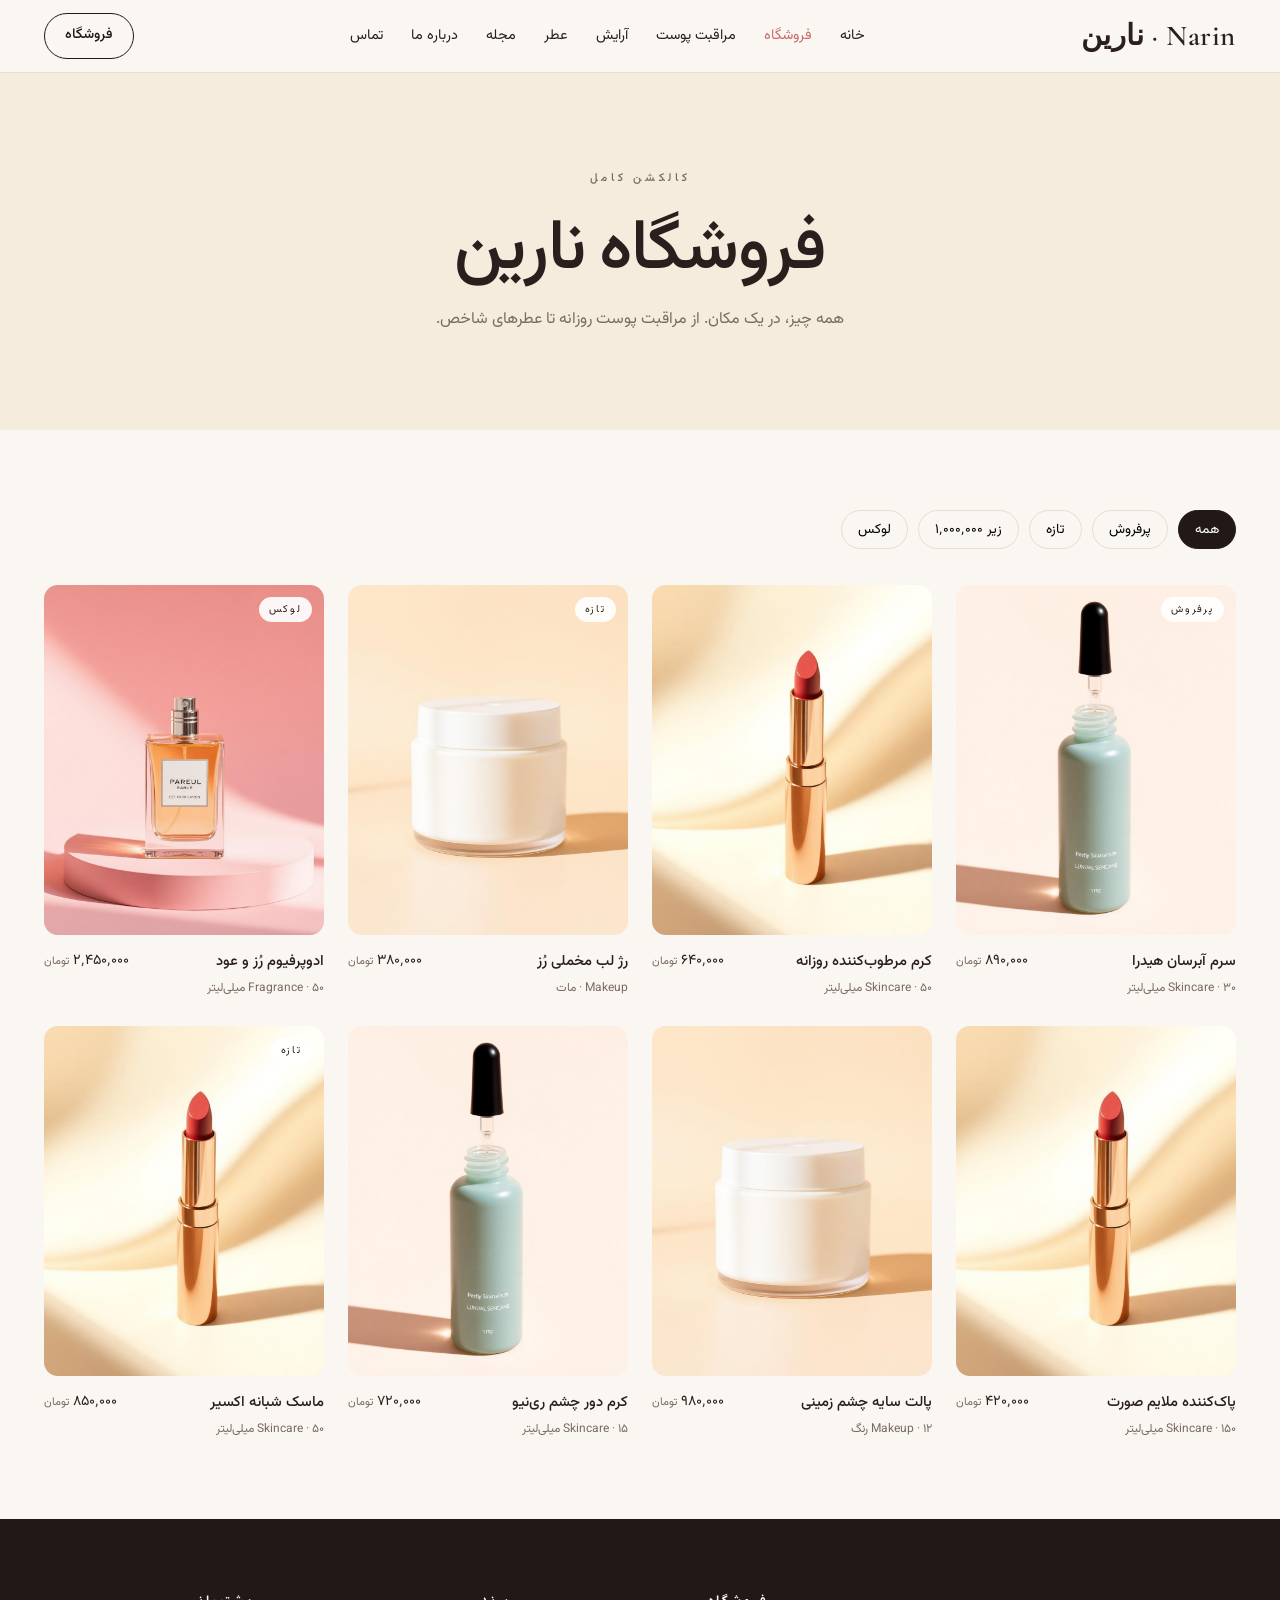
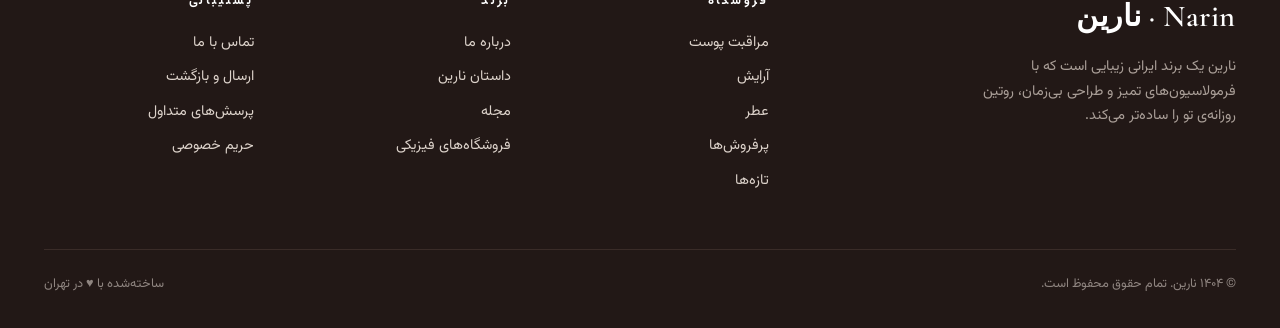
<file: shop.html>
<!doctype html>
<html lang="fa" dir="rtl">
<head>
<meta charset="utf-8">
<meta name="viewport" content="width=device-width,initial-scale=1">
<title>فروشگاه | نارین</title>
<meta name="description" content="کالکشن کامل محصولات نارین.">
<link rel="preconnect" href="https://fonts.googleapis.com">
<link rel="preconnect" href="https://fonts.gstatic.com" crossorigin>
<link href="https://fonts.googleapis.com/css2?family=Vazirmatn:wght@300;400;500;600;700&family=Cormorant+Garamond:ital,wght@0,400;0,500;0,600;1,400;1,500&display=swap" rel="stylesheet">
<link rel="stylesheet" href="css/style.css">
</head>
<body>
<header class="nav">
  <div class="container nav-inner">
    <a href="index.html" class="brand">Narin · نارین</a>
    <nav><ul><li><a href="index.html">خانه</a></li><li><a href="shop.html" style="color:var(--rose)">فروشگاه</a></li><li><a href="skincare.html">مراقبت پوست</a></li><li><a href="makeup.html">آرایش</a></li><li><a href="fragrance.html">عطر</a></li><li><a href="journal.html">مجله</a></li><li><a href="about.html">درباره ما</a></li><li><a href="contact.html">تماس</a></li></ul></nav>
    <div class="nav-cta"><a href="shop.html" class="btn btn-outline" style="padding:10px 20px">فروشگاه</a></div>
  </div>
</header>
<section class="page-head"><div class="container"><div class="eyebrow">کالکشن کامل</div><h1 class="display">فروشگاه نارین</h1><p>همه چیز، در یک مکان. از مراقبت پوست روزانه تا عطرهای شاخص.</p></div></section><section class="section"><div class="container"><div class="chips"><button class="chip active">همه</button><button class="chip">پرفروش</button><button class="chip">تازه</button><button class="chip">زیر ۱٬۰۰۰٬۰۰۰</button><button class="chip">لوکس</button></div><div class="grid"><a href="shop.html" class="card">
      <div class="thumb"><span class="tag">پرفروش</span><img src="images/product-1.jpg" alt="سرم آبرسان هیدرا" loading="lazy"></div>
      <div class="meta">
        <div><div class="name">سرم آبرسان هیدرا</div><div class="sub">Skincare · ۳۰ میلی‌لیتر</div></div>
        <div class="price">۸۹۰٬۰۰۰ <small>تومان</small></div>
      </div>
    </a><a href="shop.html" class="card">
      <div class="thumb"><img src="images/product-2.jpg" alt="کرم مرطوب‌کننده روزانه" loading="lazy"></div>
      <div class="meta">
        <div><div class="name">کرم مرطوب‌کننده روزانه</div><div class="sub">Skincare · ۵۰ میلی‌لیتر</div></div>
        <div class="price">۶۴۰٬۰۰۰ <small>تومان</small></div>
      </div>
    </a><a href="shop.html" class="card">
      <div class="thumb"><span class="tag">تازه</span><img src="images/product-3.jpg" alt="رژ لب مخملی رُز" loading="lazy"></div>
      <div class="meta">
        <div><div class="name">رژ لب مخملی رُز</div><div class="sub">Makeup · مات</div></div>
        <div class="price">۳۸۰٬۰۰۰ <small>تومان</small></div>
      </div>
    </a><a href="shop.html" class="card">
      <div class="thumb"><span class="tag">لوکس</span><img src="images/product-4.jpg" alt="ادوپرفیوم رُز و عود" loading="lazy"></div>
      <div class="meta">
        <div><div class="name">ادوپرفیوم رُز و عود</div><div class="sub">Fragrance · ۵۰ میلی‌لیتر</div></div>
        <div class="price">۲٬۴۵۰٬۰۰۰ <small>تومان</small></div>
      </div>
    </a><a href="shop.html" class="card">
      <div class="thumb"><img src="images/product-2.jpg" alt="پاک‌کننده ملایم صورت" loading="lazy"></div>
      <div class="meta">
        <div><div class="name">پاک‌کننده ملایم صورت</div><div class="sub">Skincare · ۱۵۰ میلی‌لیتر</div></div>
        <div class="price">۴۲۰٬۰۰۰ <small>تومان</small></div>
      </div>
    </a><a href="shop.html" class="card">
      <div class="thumb"><img src="images/product-3.jpg" alt="پالت سایه چشم زمینی" loading="lazy"></div>
      <div class="meta">
        <div><div class="name">پالت سایه چشم زمینی</div><div class="sub">Makeup · ۱۲ رنگ</div></div>
        <div class="price">۹۸۰٬۰۰۰ <small>تومان</small></div>
      </div>
    </a><a href="shop.html" class="card">
      <div class="thumb"><img src="images/product-1.jpg" alt="کرم دور چشم ری‌نیو" loading="lazy"></div>
      <div class="meta">
        <div><div class="name">کرم دور چشم ری‌نیو</div><div class="sub">Skincare · ۱۵ میلی‌لیتر</div></div>
        <div class="price">۷۲۰٬۰۰۰ <small>تومان</small></div>
      </div>
    </a><a href="shop.html" class="card">
      <div class="thumb"><span class="tag">تازه</span><img src="images/product-2.jpg" alt="ماسک شبانه اکسیر" loading="lazy"></div>
      <div class="meta">
        <div><div class="name">ماسک شبانه اکسیر</div><div class="sub">Skincare · ۵۰ میلی‌لیتر</div></div>
        <div class="price">۸۵۰٬۰۰۰ <small>تومان</small></div>
      </div>
    </a></div></div></section>
<footer class="footer">
  <div class="container">
    <div class="footer-grid">
      <div>
        <div class="brand">Narin · نارین</div>
        <p class="about">نارین یک برند ایرانی زیبایی است که با فرمولاسیون‌های تمیز و طراحی بی‌زمان، روتین روزانه‌ی تو را ساده‌تر می‌کند.</p>
      </div>
      <div>
        <h4>فروشگاه</h4>
        <ul>
          <li><a href="skincare.html">مراقبت پوست</a></li>
          <li><a href="makeup.html">آرایش</a></li>
          <li><a href="fragrance.html">عطر</a></li>
          <li><a href="bestsellers.html">پرفروش‌ها</a></li>
          <li><a href="new.html">تازه‌ها</a></li>
        </ul>
      </div>
      <div>
        <h4>برند</h4>
        <ul>
          <li><a href="about.html">درباره ما</a></li>
          <li><a href="story.html">داستان نارین</a></li>
          <li><a href="journal.html">مجله</a></li>
          <li><a href="stores.html">فروشگاه‌های فیزیکی</a></li>
        </ul>
      </div>
      <div>
        <h4>پشتیبانی</h4>
        <ul>
          <li><a href="contact.html">تماس با ما</a></li>
          <li><a href="shipping.html">ارسال و بازگشت</a></li>
          <li><a href="faq.html">پرسش‌های متداول</a></li>
          <li><a href="privacy.html">حریم خصوصی</a></li>
        </ul>
      </div>
    </div>
    <div class="footer-bottom">
      <div>© ۱۴۰۴ نارین. تمام حقوق محفوظ است.</div>
      <div>ساخته‌شده با ♥ در تهران</div>
    </div>
  </div>
</footer>
</body></html>
</file>
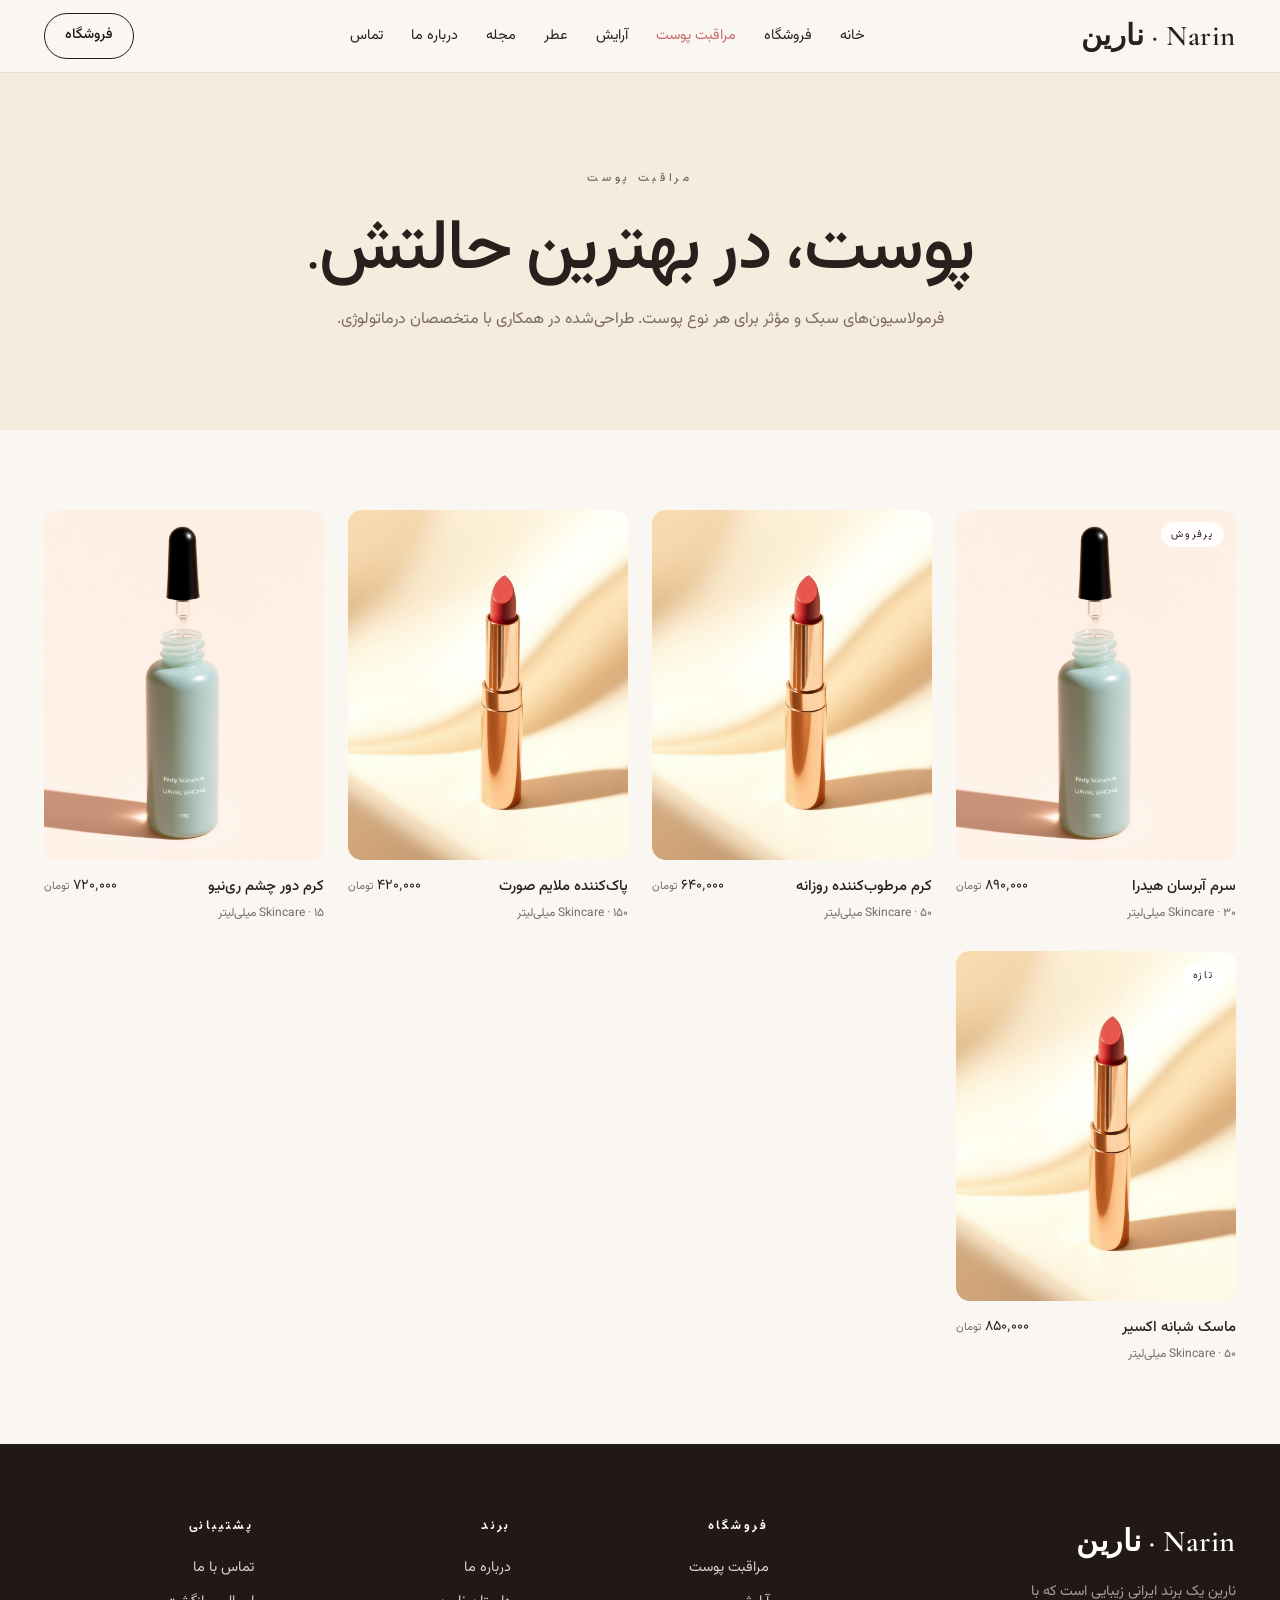
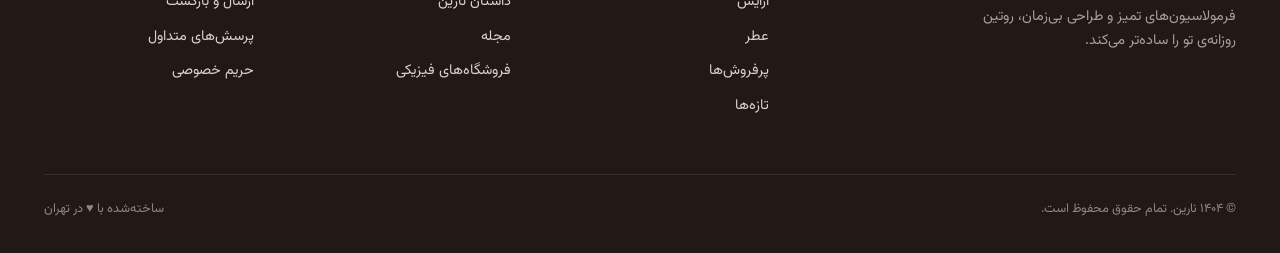
<file: skincare.html>
<!doctype html>
<html lang="fa" dir="rtl">
<head>
<meta charset="utf-8">
<meta name="viewport" content="width=device-width,initial-scale=1">
<title>پوست، در بهترین حالتش. | نارین</title>
<meta name="description" content="فرمولاسیون‌های سبک و مؤثر برای هر نوع پوست. طراحی‌شده در همکاری با متخصصان درماتولوژی.">
<link rel="preconnect" href="https://fonts.googleapis.com">
<link rel="preconnect" href="https://fonts.gstatic.com" crossorigin>
<link href="https://fonts.googleapis.com/css2?family=Vazirmatn:wght@300;400;500;600;700&family=Cormorant+Garamond:ital,wght@0,400;0,500;0,600;1,400;1,500&display=swap" rel="stylesheet">
<link rel="stylesheet" href="css/style.css">
</head>
<body>
<header class="nav">
  <div class="container nav-inner">
    <a href="index.html" class="brand">Narin · نارین</a>
    <nav><ul><li><a href="index.html">خانه</a></li><li><a href="shop.html">فروشگاه</a></li><li><a href="skincare.html" style="color:var(--rose)">مراقبت پوست</a></li><li><a href="makeup.html">آرایش</a></li><li><a href="fragrance.html">عطر</a></li><li><a href="journal.html">مجله</a></li><li><a href="about.html">درباره ما</a></li><li><a href="contact.html">تماس</a></li></ul></nav>
    <div class="nav-cta"><a href="shop.html" class="btn btn-outline" style="padding:10px 20px">فروشگاه</a></div>
  </div>
</header>
<section class="page-head"><div class="container"><div class="eyebrow">مراقبت پوست</div><h1 class="display">پوست، در بهترین حالتش.</h1><p>فرمولاسیون‌های سبک و مؤثر برای هر نوع پوست. طراحی‌شده در همکاری با متخصصان درماتولوژی.</p></div></section><section class="section"><div class="container"><div class="grid"><a href="shop.html" class="card">
      <div class="thumb"><span class="tag">پرفروش</span><img src="images/product-1.jpg" alt="سرم آبرسان هیدرا" loading="lazy"></div>
      <div class="meta">
        <div><div class="name">سرم آبرسان هیدرا</div><div class="sub">Skincare · ۳۰ میلی‌لیتر</div></div>
        <div class="price">۸۹۰٬۰۰۰ <small>تومان</small></div>
      </div>
    </a><a href="shop.html" class="card">
      <div class="thumb"><img src="images/product-2.jpg" alt="کرم مرطوب‌کننده روزانه" loading="lazy"></div>
      <div class="meta">
        <div><div class="name">کرم مرطوب‌کننده روزانه</div><div class="sub">Skincare · ۵۰ میلی‌لیتر</div></div>
        <div class="price">۶۴۰٬۰۰۰ <small>تومان</small></div>
      </div>
    </a><a href="shop.html" class="card">
      <div class="thumb"><img src="images/product-2.jpg" alt="پاک‌کننده ملایم صورت" loading="lazy"></div>
      <div class="meta">
        <div><div class="name">پاک‌کننده ملایم صورت</div><div class="sub">Skincare · ۱۵۰ میلی‌لیتر</div></div>
        <div class="price">۴۲۰٬۰۰۰ <small>تومان</small></div>
      </div>
    </a><a href="shop.html" class="card">
      <div class="thumb"><img src="images/product-1.jpg" alt="کرم دور چشم ری‌نیو" loading="lazy"></div>
      <div class="meta">
        <div><div class="name">کرم دور چشم ری‌نیو</div><div class="sub">Skincare · ۱۵ میلی‌لیتر</div></div>
        <div class="price">۷۲۰٬۰۰۰ <small>تومان</small></div>
      </div>
    </a><a href="shop.html" class="card">
      <div class="thumb"><span class="tag">تازه</span><img src="images/product-2.jpg" alt="ماسک شبانه اکسیر" loading="lazy"></div>
      <div class="meta">
        <div><div class="name">ماسک شبانه اکسیر</div><div class="sub">Skincare · ۵۰ میلی‌لیتر</div></div>
        <div class="price">۸۵۰٬۰۰۰ <small>تومان</small></div>
      </div>
    </a></div></div></section>
<footer class="footer">
  <div class="container">
    <div class="footer-grid">
      <div>
        <div class="brand">Narin · نارین</div>
        <p class="about">نارین یک برند ایرانی زیبایی است که با فرمولاسیون‌های تمیز و طراحی بی‌زمان، روتین روزانه‌ی تو را ساده‌تر می‌کند.</p>
      </div>
      <div>
        <h4>فروشگاه</h4>
        <ul>
          <li><a href="skincare.html">مراقبت پوست</a></li>
          <li><a href="makeup.html">آرایش</a></li>
          <li><a href="fragrance.html">عطر</a></li>
          <li><a href="bestsellers.html">پرفروش‌ها</a></li>
          <li><a href="new.html">تازه‌ها</a></li>
        </ul>
      </div>
      <div>
        <h4>برند</h4>
        <ul>
          <li><a href="about.html">درباره ما</a></li>
          <li><a href="story.html">داستان نارین</a></li>
          <li><a href="journal.html">مجله</a></li>
          <li><a href="stores.html">فروشگاه‌های فیزیکی</a></li>
        </ul>
      </div>
      <div>
        <h4>پشتیبانی</h4>
        <ul>
          <li><a href="contact.html">تماس با ما</a></li>
          <li><a href="shipping.html">ارسال و بازگشت</a></li>
          <li><a href="faq.html">پرسش‌های متداول</a></li>
          <li><a href="privacy.html">حریم خصوصی</a></li>
        </ul>
      </div>
    </div>
    <div class="footer-bottom">
      <div>© ۱۴۰۴ نارین. تمام حقوق محفوظ است.</div>
      <div>ساخته‌شده با ♥ در تهران</div>
    </div>
  </div>
</footer>
</body></html>
</file>
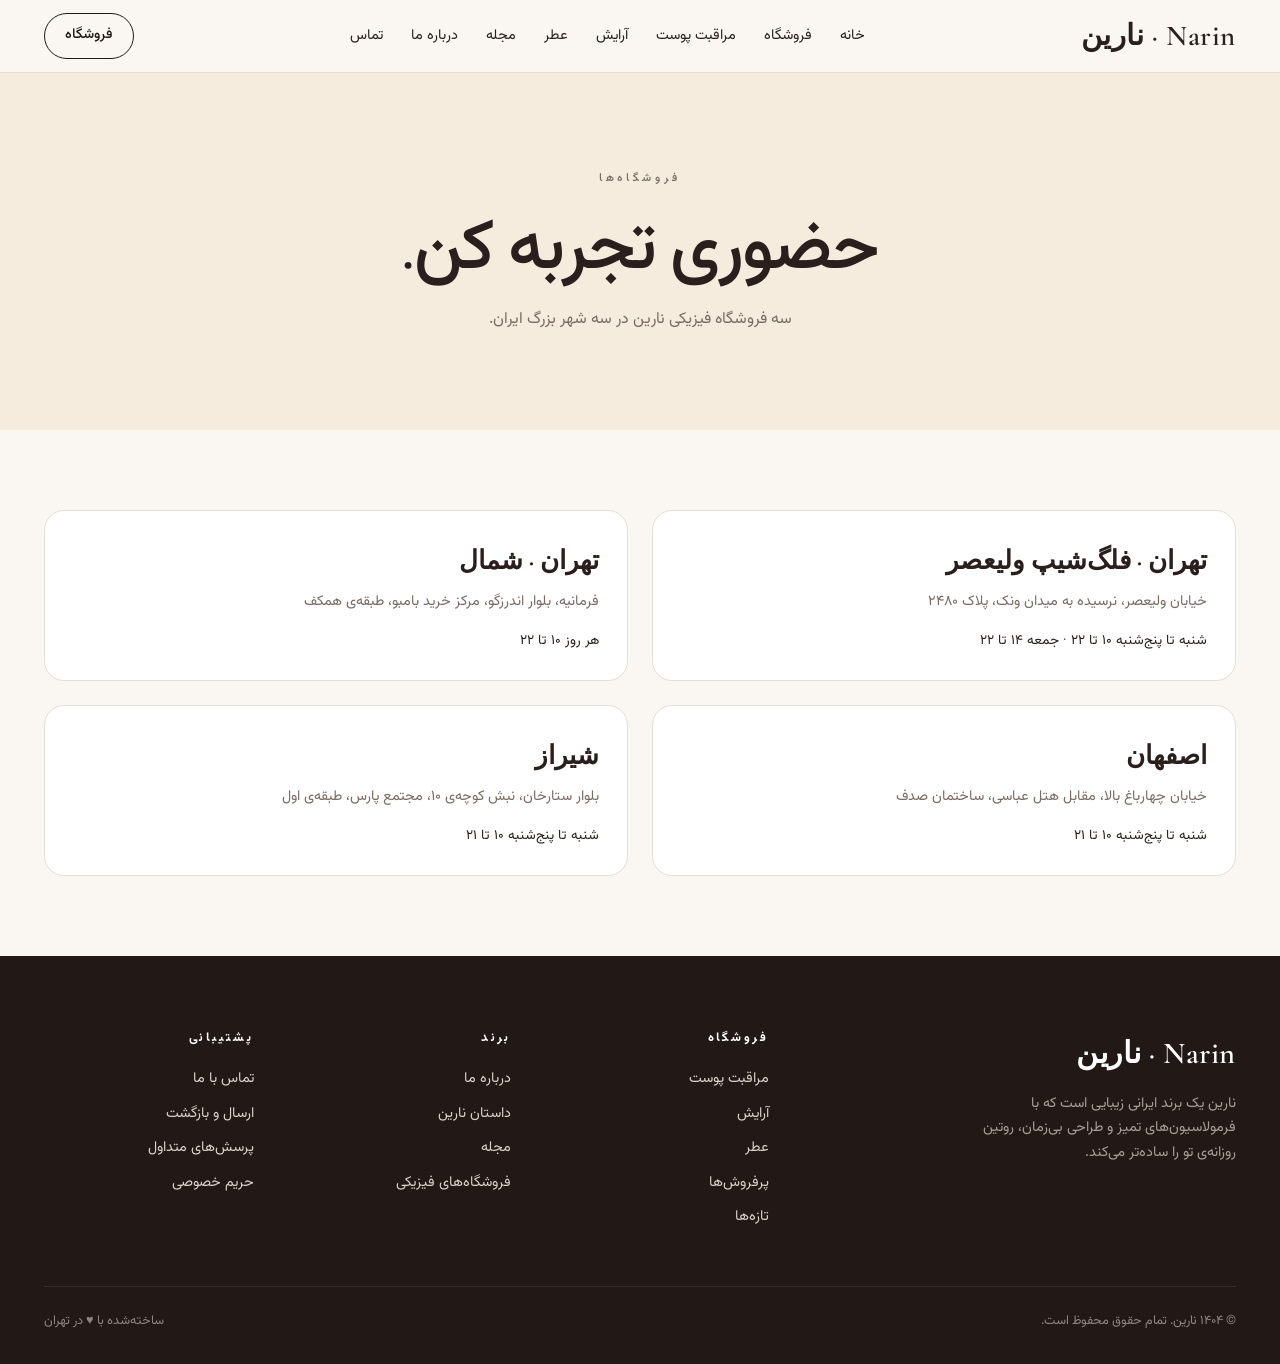
<file: stores.html>
<!doctype html>
<html lang="fa" dir="rtl">
<head>
<meta charset="utf-8">
<meta name="viewport" content="width=device-width,initial-scale=1">
<title>فروشگاه‌های فیزیکی نارین</title>
<meta name="description" content="آدرس و ساعت کار فروشگاه‌های نارین در تهران، اصفهان و شیراز.">
<link rel="preconnect" href="https://fonts.googleapis.com">
<link rel="preconnect" href="https://fonts.gstatic.com" crossorigin>
<link href="https://fonts.googleapis.com/css2?family=Vazirmatn:wght@300;400;500;600;700&family=Cormorant+Garamond:ital,wght@0,400;0,500;0,600;1,400;1,500&display=swap" rel="stylesheet">
<link rel="stylesheet" href="css/style.css">
</head>
<body>
<header class="nav">
  <div class="container nav-inner">
    <a href="index.html" class="brand">Narin · نارین</a>
    <nav><ul><li><a href="index.html">خانه</a></li><li><a href="shop.html">فروشگاه</a></li><li><a href="skincare.html">مراقبت پوست</a></li><li><a href="makeup.html">آرایش</a></li><li><a href="fragrance.html">عطر</a></li><li><a href="journal.html">مجله</a></li><li><a href="about.html">درباره ما</a></li><li><a href="contact.html">تماس</a></li></ul></nav>
    <div class="nav-cta"><a href="shop.html" class="btn btn-outline" style="padding:10px 20px">فروشگاه</a></div>
  </div>
</header>
<section class="page-head"><div class="container"><div class="eyebrow">فروشگاه‌ها</div><h1 class="display">حضوری تجربه کن.</h1><p>سه فروشگاه فیزیکی نارین در سه شهر بزرگ ایران.</p></div></section><section class="section"><div class="container stores">
    <div class="store"><h3>تهران · فلگ‌شیپ ولیعصر</h3><div class="addr">خیابان ولیعصر، نرسیده به میدان ونک، پلاک ۲۴۸۰</div><div class="hrs">شنبه تا پنج‌شنبه ۱۰ تا ۲۲ · جمعه ۱۴ تا ۲۲</div></div>
    <div class="store"><h3>تهران · شمال</h3><div class="addr">فرمانیه، بلوار اندرزگو، مرکز خرید بامبو، طبقه‌ی همکف</div><div class="hrs">هر روز ۱۰ تا ۲۲</div></div>
    <div class="store"><h3>اصفهان</h3><div class="addr">خیابان چهارباغ بالا، مقابل هتل عباسی، ساختمان صدف</div><div class="hrs">شنبه تا پنج‌شنبه ۱۰ تا ۲۱</div></div>
    <div class="store"><h3>شیراز</h3><div class="addr">بلوار ستارخان، نبش کوچه‌ی ۱۰، مجتمع پارس، طبقه‌ی اول</div><div class="hrs">شنبه تا پنج‌شنبه ۱۰ تا ۲۱</div></div>
  </div></section>
<footer class="footer">
  <div class="container">
    <div class="footer-grid">
      <div>
        <div class="brand">Narin · نارین</div>
        <p class="about">نارین یک برند ایرانی زیبایی است که با فرمولاسیون‌های تمیز و طراحی بی‌زمان، روتین روزانه‌ی تو را ساده‌تر می‌کند.</p>
      </div>
      <div>
        <h4>فروشگاه</h4>
        <ul>
          <li><a href="skincare.html">مراقبت پوست</a></li>
          <li><a href="makeup.html">آرایش</a></li>
          <li><a href="fragrance.html">عطر</a></li>
          <li><a href="bestsellers.html">پرفروش‌ها</a></li>
          <li><a href="new.html">تازه‌ها</a></li>
        </ul>
      </div>
      <div>
        <h4>برند</h4>
        <ul>
          <li><a href="about.html">درباره ما</a></li>
          <li><a href="story.html">داستان نارین</a></li>
          <li><a href="journal.html">مجله</a></li>
          <li><a href="stores.html">فروشگاه‌های فیزیکی</a></li>
        </ul>
      </div>
      <div>
        <h4>پشتیبانی</h4>
        <ul>
          <li><a href="contact.html">تماس با ما</a></li>
          <li><a href="shipping.html">ارسال و بازگشت</a></li>
          <li><a href="faq.html">پرسش‌های متداول</a></li>
          <li><a href="privacy.html">حریم خصوصی</a></li>
        </ul>
      </div>
    </div>
    <div class="footer-bottom">
      <div>© ۱۴۰۴ نارین. تمام حقوق محفوظ است.</div>
      <div>ساخته‌شده با ♥ در تهران</div>
    </div>
  </div>
</footer>
</body></html>
</file>
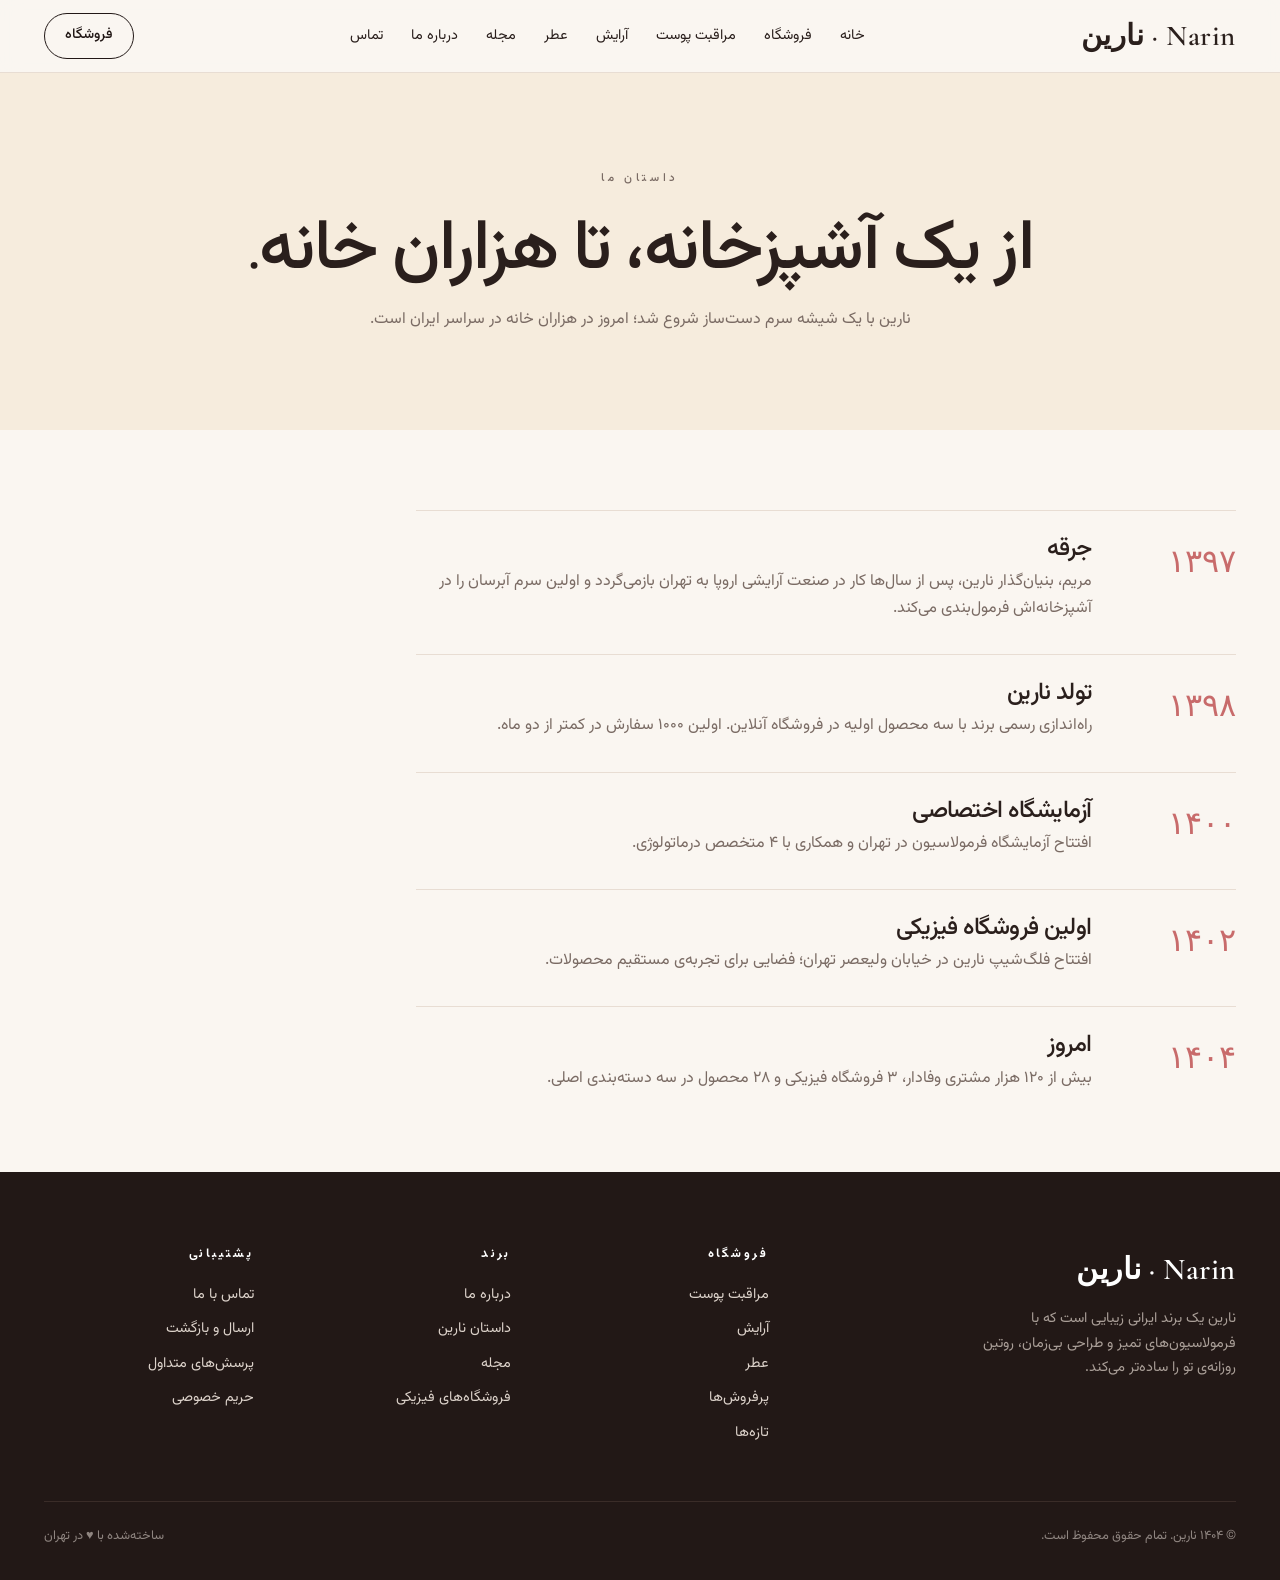
<file: story.html>
<!doctype html>
<html lang="fa" dir="rtl">
<head>
<meta charset="utf-8">
<meta name="viewport" content="width=device-width,initial-scale=1">
<title>داستان نارین | از یک ایده تا یک برند</title>
<meta name="description" content="سفر نارین از یک آشپزخانه‌ی خانگی در تهران تا برندی محبوب.">
<link rel="preconnect" href="https://fonts.googleapis.com">
<link rel="preconnect" href="https://fonts.gstatic.com" crossorigin>
<link href="https://fonts.googleapis.com/css2?family=Vazirmatn:wght@300;400;500;600;700&family=Cormorant+Garamond:ital,wght@0,400;0,500;0,600;1,400;1,500&display=swap" rel="stylesheet">
<link rel="stylesheet" href="css/style.css">
</head>
<body>
<header class="nav">
  <div class="container nav-inner">
    <a href="index.html" class="brand">Narin · نارین</a>
    <nav><ul><li><a href="index.html">خانه</a></li><li><a href="shop.html">فروشگاه</a></li><li><a href="skincare.html">مراقبت پوست</a></li><li><a href="makeup.html">آرایش</a></li><li><a href="fragrance.html">عطر</a></li><li><a href="journal.html">مجله</a></li><li><a href="about.html">درباره ما</a></li><li><a href="contact.html">تماس</a></li></ul></nav>
    <div class="nav-cta"><a href="shop.html" class="btn btn-outline" style="padding:10px 20px">فروشگاه</a></div>
  </div>
</header>
<section class="page-head"><div class="container"><div class="eyebrow">داستان ما</div><h1 class="display">از یک آشپزخانه، تا هزاران خانه.</h1><p>نارین با یک شیشه سرم دست‌ساز شروع شد؛ امروز در هزاران خانه در سراسر ایران است.</p></div></section><section class="section"><div class="container"><div class="timeline">
    <div class="item"><div class="year">۱۳۹۷</div><div><h3 class="display" style="font-size:1.5rem">جرقه</h3><p style="color:var(--muted);margin-top:8px">مریم، بنیان‌گذار نارین، پس از سال‌ها کار در صنعت آرایشی اروپا به تهران بازمی‌گردد و اولین سرم آبرسان را در آشپزخانه‌اش فرمول‌بندی می‌کند.</p></div></div>
    <div class="item"><div class="year">۱۳۹۸</div><div><h3 class="display" style="font-size:1.5rem">تولد نارین</h3><p style="color:var(--muted);margin-top:8px">راه‌اندازی رسمی برند با سه محصول اولیه در فروشگاه آنلاین. اولین ۱۰۰۰ سفارش در کمتر از دو ماه.</p></div></div>
    <div class="item"><div class="year">۱۴۰۰</div><div><h3 class="display" style="font-size:1.5rem">آزمایشگاه اختصاصی</h3><p style="color:var(--muted);margin-top:8px">افتتاح آزمایشگاه فرمولاسیون در تهران و همکاری با ۴ متخصص درماتولوژی.</p></div></div>
    <div class="item"><div class="year">۱۴۰۲</div><div><h3 class="display" style="font-size:1.5rem">اولین فروشگاه فیزیکی</h3><p style="color:var(--muted);margin-top:8px">افتتاح فلگ‌شیپ نارین در خیابان ولیعصر تهران؛ فضایی برای تجربه‌ی مستقیم محصولات.</p></div></div>
    <div class="item"><div class="year">۱۴۰۴</div><div><h3 class="display" style="font-size:1.5rem">امروز</h3><p style="color:var(--muted);margin-top:8px">بیش از ۱۲۰ هزار مشتری وفادار، ۳ فروشگاه فیزیکی و ۲۸ محصول در سه دسته‌بندی اصلی.</p></div></div>
  </div></div></section>
<footer class="footer">
  <div class="container">
    <div class="footer-grid">
      <div>
        <div class="brand">Narin · نارین</div>
        <p class="about">نارین یک برند ایرانی زیبایی است که با فرمولاسیون‌های تمیز و طراحی بی‌زمان، روتین روزانه‌ی تو را ساده‌تر می‌کند.</p>
      </div>
      <div>
        <h4>فروشگاه</h4>
        <ul>
          <li><a href="skincare.html">مراقبت پوست</a></li>
          <li><a href="makeup.html">آرایش</a></li>
          <li><a href="fragrance.html">عطر</a></li>
          <li><a href="bestsellers.html">پرفروش‌ها</a></li>
          <li><a href="new.html">تازه‌ها</a></li>
        </ul>
      </div>
      <div>
        <h4>برند</h4>
        <ul>
          <li><a href="about.html">درباره ما</a></li>
          <li><a href="story.html">داستان نارین</a></li>
          <li><a href="journal.html">مجله</a></li>
          <li><a href="stores.html">فروشگاه‌های فیزیکی</a></li>
        </ul>
      </div>
      <div>
        <h4>پشتیبانی</h4>
        <ul>
          <li><a href="contact.html">تماس با ما</a></li>
          <li><a href="shipping.html">ارسال و بازگشت</a></li>
          <li><a href="faq.html">پرسش‌های متداول</a></li>
          <li><a href="privacy.html">حریم خصوصی</a></li>
        </ul>
      </div>
    </div>
    <div class="footer-bottom">
      <div>© ۱۴۰۴ نارین. تمام حقوق محفوظ است.</div>
      <div>ساخته‌شده با ♥ در تهران</div>
    </div>
  </div>
</footer>
</body></html>
</file>
<file: css/style.css>
:root{
  --bg:#faf6f1; --fg:#2a1f1c; --muted:#7a6b64; --border:#e8ddd3;
  --card:#ffffff; --blush:#f3ddd6; --cream:#f6ecdd; --rose:#c86b6b; --ink:#221816;
  --radius:14px;
}
*{box-sizing:border-box;margin:0;padding:0}
html{scroll-behavior:smooth}
body{
  font-family:"Vazirmatn","Tahoma",sans-serif;
  background:var(--bg);color:var(--fg);line-height:1.7;
  -webkit-font-smoothing:antialiased;
}
img{max-width:100%;display:block}
a{color:inherit;text-decoration:none}
.display{font-family:"Cormorant Garamond","Vazirmatn",serif;font-weight:500;line-height:1.05;letter-spacing:-.02em}
.eyebrow{font-size:.72rem;letter-spacing:.32em;text-transform:uppercase;color:var(--muted);font-weight:500}
.container{max-width:1240px;margin:0 auto;padding:0 24px}

/* Nav */
.nav{position:sticky;top:0;z-index:20;background:rgba(250,246,241,.85);backdrop-filter:blur(10px);border-bottom:1px solid var(--border)}
.nav-inner{display:flex;align-items:center;justify-content:space-between;height:72px}
.brand{font-family:"Cormorant Garamond",serif;font-size:1.8rem;font-weight:600;letter-spacing:.02em}
.nav ul{display:flex;gap:28px;list-style:none;font-size:.9rem}
.nav a:hover{color:var(--rose)}
.nav-cta{display:flex;gap:12px;align-items:center}

/* Buttons */
.btn{display:inline-flex;align-items:center;justify-content:center;padding:14px 26px;border-radius:999px;font-size:.88rem;font-weight:500;transition:.2s;cursor:pointer;border:none}
.btn-primary{background:var(--ink);color:#fff;box-shadow:0 12px 30px -14px rgba(34,24,22,.55)}
.btn-primary:hover{transform:translateY(-1px);opacity:.94}
.btn-outline{background:transparent;color:var(--ink);border:1px solid var(--ink)}
.btn-outline:hover{background:var(--ink);color:#fff}

/* Hero */
.hero{padding:56px 0 96px}
.hero-grid{display:grid;grid-template-columns:1fr 1fr;gap:56px;align-items:center}
.hero h1{font-size:5rem}
.hero h1 em{color:var(--rose);font-style:italic}
.hero p{margin-top:24px;color:var(--muted);max-width:460px;font-size:1.05rem}
.hero-actions{margin-top:32px;display:flex;gap:12px;flex-wrap:wrap}
.hero-stats{margin-top:44px;display:flex;gap:28px;align-items:center;font-size:.8rem;color:var(--muted)}
.hero-stats div span{display:block;color:var(--fg);font-size:1rem;font-weight:600;margin-bottom:4px}
.hero-stats .sep{width:1px;height:32px;background:var(--border)}
.hero-img{aspect-ratio:4/5;border-radius:20px;overflow:hidden}
.hero-img img{width:100%;height:100%;object-fit:cover}

/* Sections */
.section{padding:80px 0}
.section-cream{background:var(--cream)}
.section-blush{background:var(--blush)}
.section-head{display:flex;align-items:flex-end;justify-content:space-between;margin-bottom:48px;gap:24px;flex-wrap:wrap}
.section-head h2{font-size:2.6rem}
.link-u{border-bottom:1px solid currentColor;padding-bottom:2px;font-size:.9rem}

/* Categories */
.cats{display:grid;grid-template-columns:repeat(3,1fr);gap:20px}
.cat{padding:36px;border-radius:20px;aspect-ratio:5/6;display:flex;flex-direction:column;justify-content:space-between}
.cat.blush{background:var(--blush)} .cat.cream{background:var(--cream)}
.cat .title{font-family:"Cormorant Garamond",serif;font-size:2rem;font-weight:500}
.cat .desc{color:var(--muted);font-size:.9rem;margin-top:6px}

/* Products */
.grid{display:grid;grid-template-columns:repeat(4,1fr);gap:28px 24px}
.card{display:block}
.card .thumb{position:relative;aspect-ratio:4/5;border-radius:14px;overflow:hidden;background:#f0e6dd}
.card .thumb img{width:100%;height:100%;object-fit:cover;transition:transform .6s}
.card:hover .thumb img{transform:scale(1.04)}
.tag{position:absolute;top:12px;right:12px;background:rgba(255,255,255,.92);font-size:.65rem;letter-spacing:.18em;text-transform:uppercase;padding:4px 10px;border-radius:999px}
.card .meta{display:flex;justify-content:space-between;align-items:flex-start;margin-top:14px;gap:12px}
.card .name{font-size:.92rem;font-weight:500}
.card .sub{font-size:.75rem;color:var(--muted);margin-top:4px}
.card .price{font-size:.9rem;white-space:nowrap}
.card .price small{color:var(--muted);font-size:.7rem}

/* Page header */
.page-head{background:var(--cream);padding:96px 0;text-align:center}
.page-head h1{font-size:4.4rem;margin-top:20px}
.page-head p{max-width:640px;margin:24px auto 0;color:var(--muted)}

/* Editorial */
.editorial{display:grid;grid-template-columns:1fr 1fr;gap:56px;align-items:center}
.editorial .img{aspect-ratio:4/5;border-radius:20px;overflow:hidden}
.editorial .img img{width:100%;height:100%;object-fit:cover}
.editorial h2{font-size:3.4rem}
.editorial em{color:var(--rose);font-style:italic}
.stats2{margin-top:32px;display:grid;grid-template-columns:1fr 1fr;gap:24px}
.stats2 .display{font-size:2rem}
.stats2 .lbl{color:var(--muted);font-size:.85rem;margin-top:4px}

/* Testimonials */
.tests{display:grid;grid-template-columns:repeat(3,1fr);gap:20px}
.tests figure{background:var(--card);border:1px solid var(--border);border-radius:20px;padding:28px}
.tests figcaption{margin-top:20px;color:var(--muted);font-size:.85rem}
.tests figcaption b{color:var(--fg);font-weight:500}

/* Newsletter */
.news{background:var(--blush);border-radius:24px;padding:64px 32px;text-align:center;margin-bottom:80px}
.news h2{font-size:2.6rem;max-width:640px;margin:16px auto 0}
.news p{max-width:520px;margin:16px auto 0;color:var(--muted)}
.news form{margin-top:28px;display:flex;gap:10px;max-width:440px;margin-inline:auto;flex-wrap:wrap;justify-content:center}
.news input{flex:1;min-width:220px;height:48px;padding:0 20px;border-radius:999px;border:1px solid var(--border);background:#fff;font-family:inherit;font-size:.9rem;outline:none}
.news input:focus{border-color:var(--ink)}

/* Filter chips */
.chips{display:flex;flex-wrap:wrap;gap:10px;margin-bottom:36px}
.chip{padding:8px 16px;border-radius:999px;border:1px solid var(--border);font-size:.85rem;background:transparent;cursor:pointer;font-family:inherit}
.chip.active{background:var(--ink);color:#fff;border-color:var(--ink)}

/* Content pages */
.prose{max-width:760px}
.prose h2{font-family:"Cormorant Garamond",serif;font-size:2rem;margin:32px 0 12px}
.prose h3{font-size:1.3rem;margin:24px 0 10px}
.prose p{color:var(--muted);margin-bottom:14px}
.prose ul{margin:12px 24px;color:var(--muted)}
.divided > div{border-top:1px solid var(--border);padding:28px 0}
.divided h3{font-family:"Cormorant Garamond",serif;font-size:1.7rem;margin-bottom:10px}

/* Story timeline */
.timeline{display:grid;gap:32px;max-width:820px}
.timeline .item{display:grid;grid-template-columns:120px 1fr;gap:24px;border-top:1px solid var(--border);padding-top:24px}
.timeline .year{font-family:"Cormorant Garamond",serif;font-size:2rem;color:var(--rose)}

/* Journal */
.journal{display:grid;grid-template-columns:repeat(3,1fr);gap:28px}
.post .thumb{aspect-ratio:4/3;border-radius:14px;overflow:hidden;background:#f0e6dd}
.post .thumb img{width:100%;height:100%;object-fit:cover;transition:transform .6s}
.post:hover .thumb img{transform:scale(1.04)}
.post h3{font-family:"Cormorant Garamond",serif;font-size:1.4rem;margin-top:16px}
.post .cat-lbl{font-size:.72rem;letter-spacing:.2em;text-transform:uppercase;color:var(--rose);margin-top:12px}
.post p{color:var(--muted);font-size:.9rem;margin-top:8px}

/* Contact */
.contact-grid{display:grid;grid-template-columns:1fr 1fr;gap:48px}
.contact-info div{margin-bottom:24px}
.contact-info .k{font-size:.72rem;letter-spacing:.24em;text-transform:uppercase;color:var(--muted);margin-bottom:6px}
.form label{display:block;margin-bottom:16px}
.form input,.form textarea{width:100%;padding:14px 18px;border:1px solid var(--border);border-radius:12px;background:#fff;font-family:inherit;font-size:.9rem;outline:none;margin-top:6px}
.form textarea{min-height:140px;resize:vertical}
.form input:focus,.form textarea:focus{border-color:var(--ink)}
.form .lb{font-size:.78rem;color:var(--muted)}

/* FAQ */
.faq details{border-top:1px solid var(--border);padding:22px 0}
.faq summary{list-style:none;cursor:pointer;display:flex;justify-content:space-between;align-items:center;font-weight:500;font-size:1.02rem}
.faq summary::-webkit-details-marker{display:none}
.faq summary::after{content:"+";font-size:1.4rem;color:var(--muted)}
.faq details[open] summary::after{content:"−"}
.faq p{margin-top:14px;color:var(--muted)}

/* Stores */
.stores{display:grid;grid-template-columns:repeat(2,1fr);gap:24px}
.store{padding:28px;border:1px solid var(--border);border-radius:20px;background:#fff}
.store h3{font-family:"Cormorant Garamond",serif;font-size:1.6rem}
.store .addr{color:var(--muted);margin-top:8px;font-size:.9rem}
.store .hrs{margin-top:14px;font-size:.85rem}

/* Footer */
.footer{background:var(--ink);color:#dcd2ca;padding:72px 0 32px;margin-top:0}
.footer-grid{display:grid;grid-template-columns:2fr 1fr 1fr 1fr;gap:48px;margin-bottom:56px}
.footer h4{font-size:.78rem;letter-spacing:.22em;text-transform:uppercase;margin-bottom:18px;color:#fff}
.footer ul{list-style:none;display:flex;flex-direction:column;gap:10px;font-size:.9rem}
.footer a:hover{color:#fff}
.footer .brand{color:#fff;font-size:1.9rem}
.footer .about{color:#a99e97;margin-top:12px;font-size:.9rem;max-width:280px}
.footer-bottom{border-top:1px solid #3a2c28;padding-top:24px;display:flex;justify-content:space-between;font-size:.8rem;color:#8f8580;flex-wrap:wrap;gap:12px}

/* Responsive */
@media (max-width:960px){
  .hero-grid,.editorial,.contact-grid{grid-template-columns:1fr}
  .hero h1{font-size:3.4rem}
  .grid,.journal,.tests,.cats,.stores{grid-template-columns:repeat(2,1fr)}
  .footer-grid{grid-template-columns:1fr 1fr}
  .page-head h1{font-size:3rem}
  .section{padding:60px 0}
  .nav ul{display:none}
}
@media (max-width:560px){
  .grid,.journal,.tests,.cats,.stores,.footer-grid{grid-template-columns:1fr}
  .hero h1{font-size:2.6rem}
  .page-head h1{font-size:2.4rem}
  .editorial h2{font-size:2.2rem}
  .hero-stats{flex-wrap:wrap;gap:16px}
  .hero-stats .sep{display:none}
}
</file>
